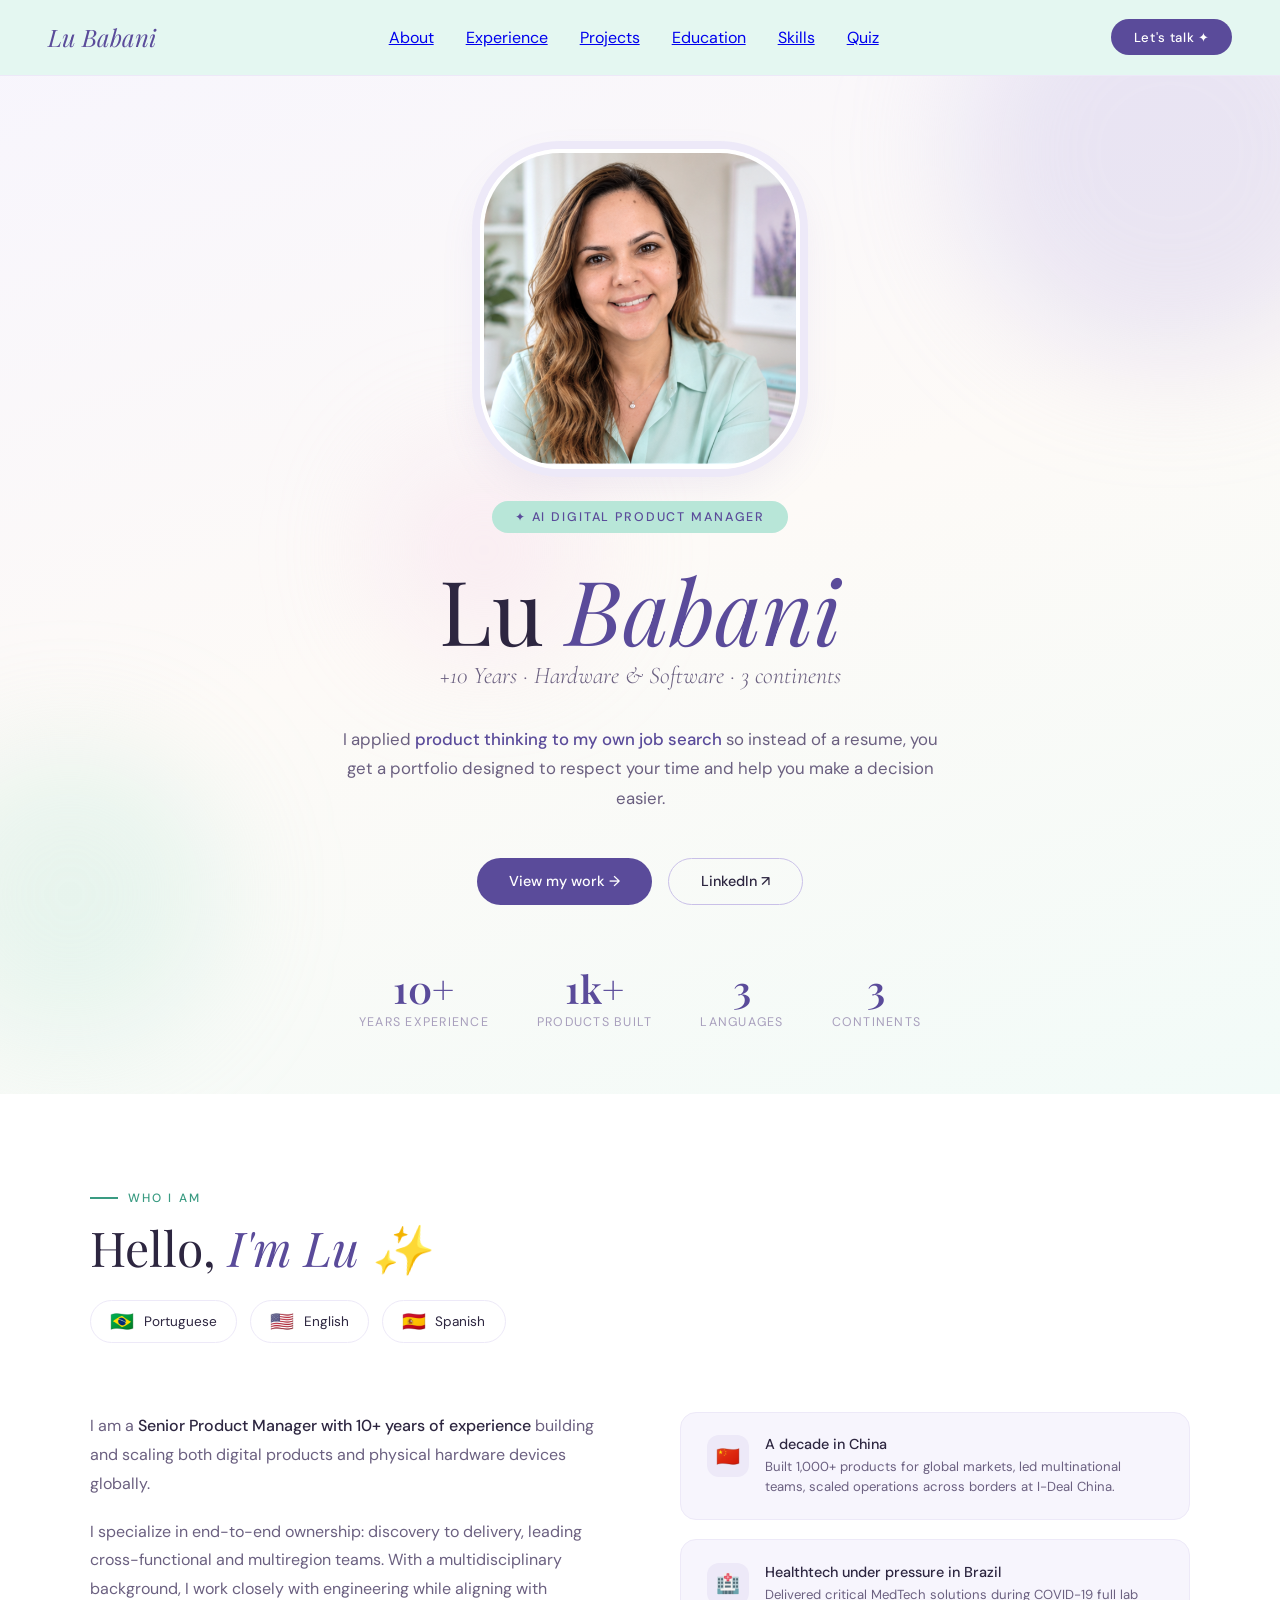
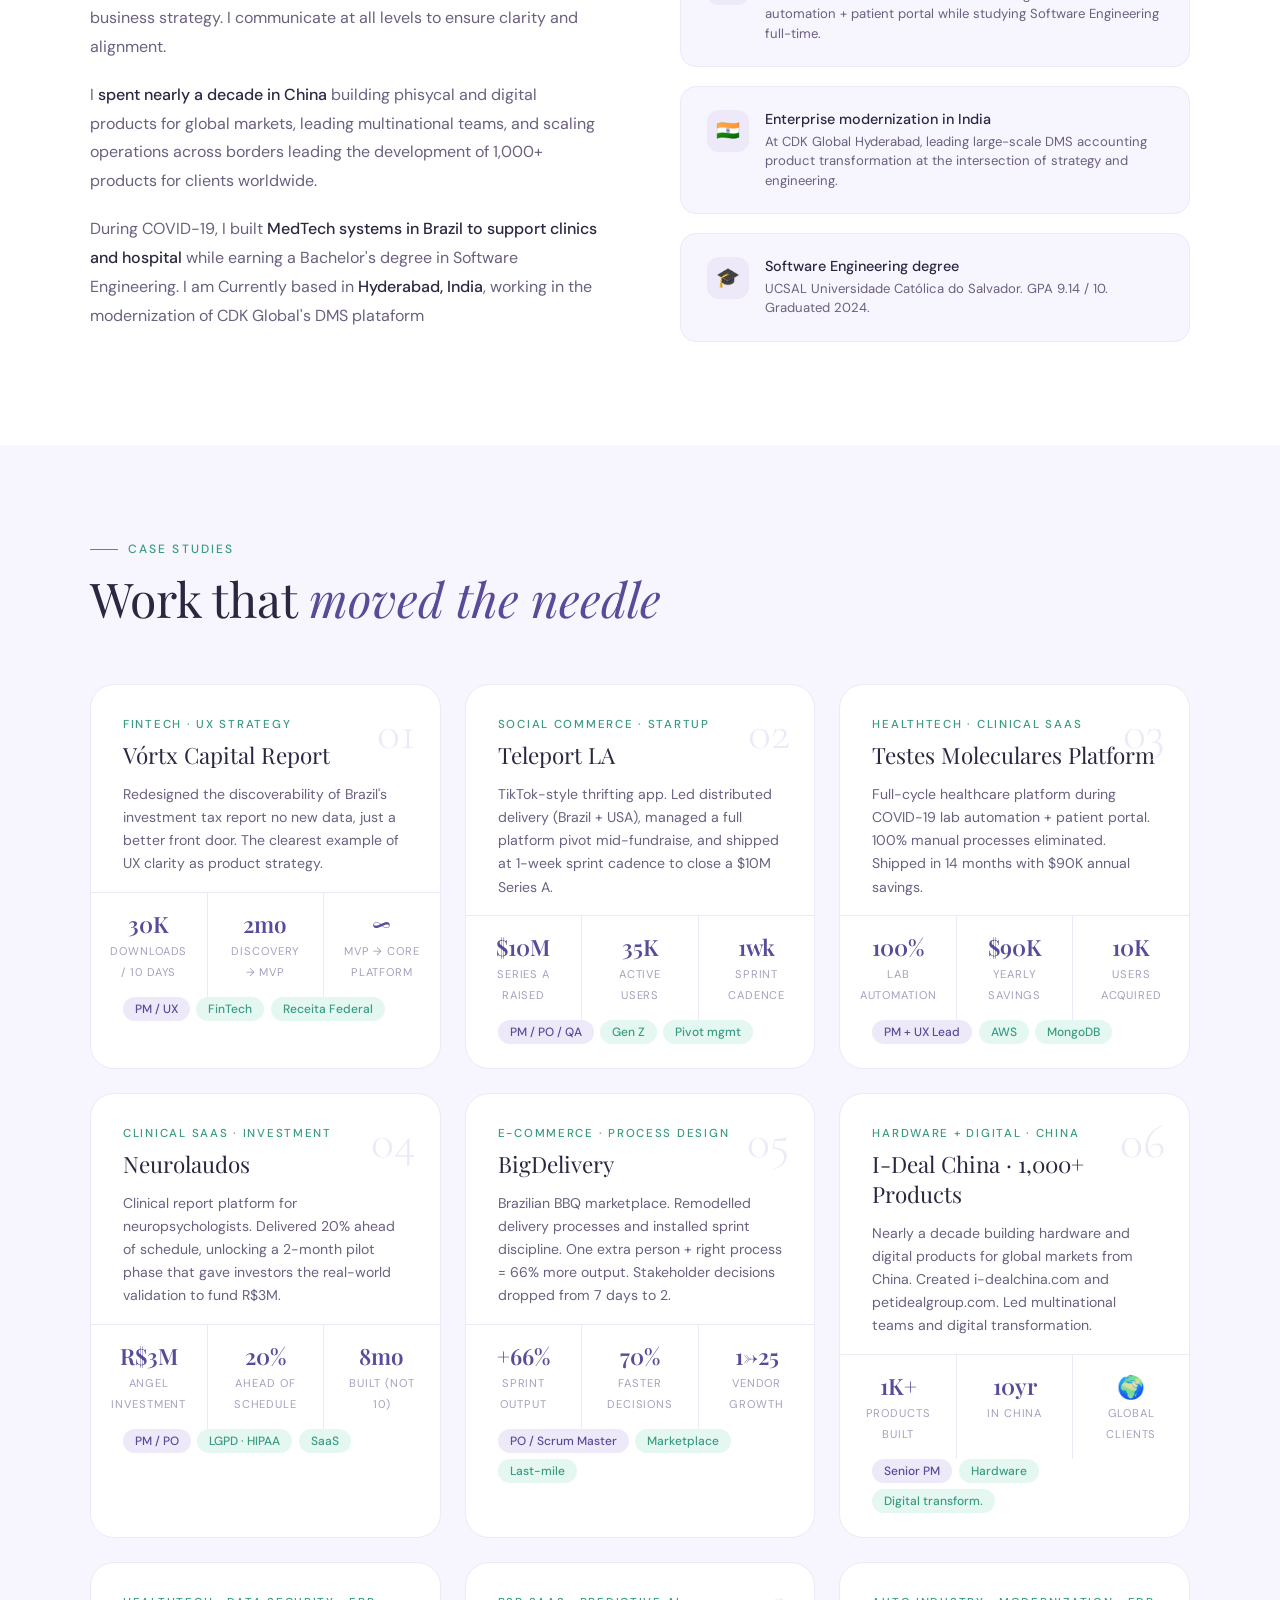
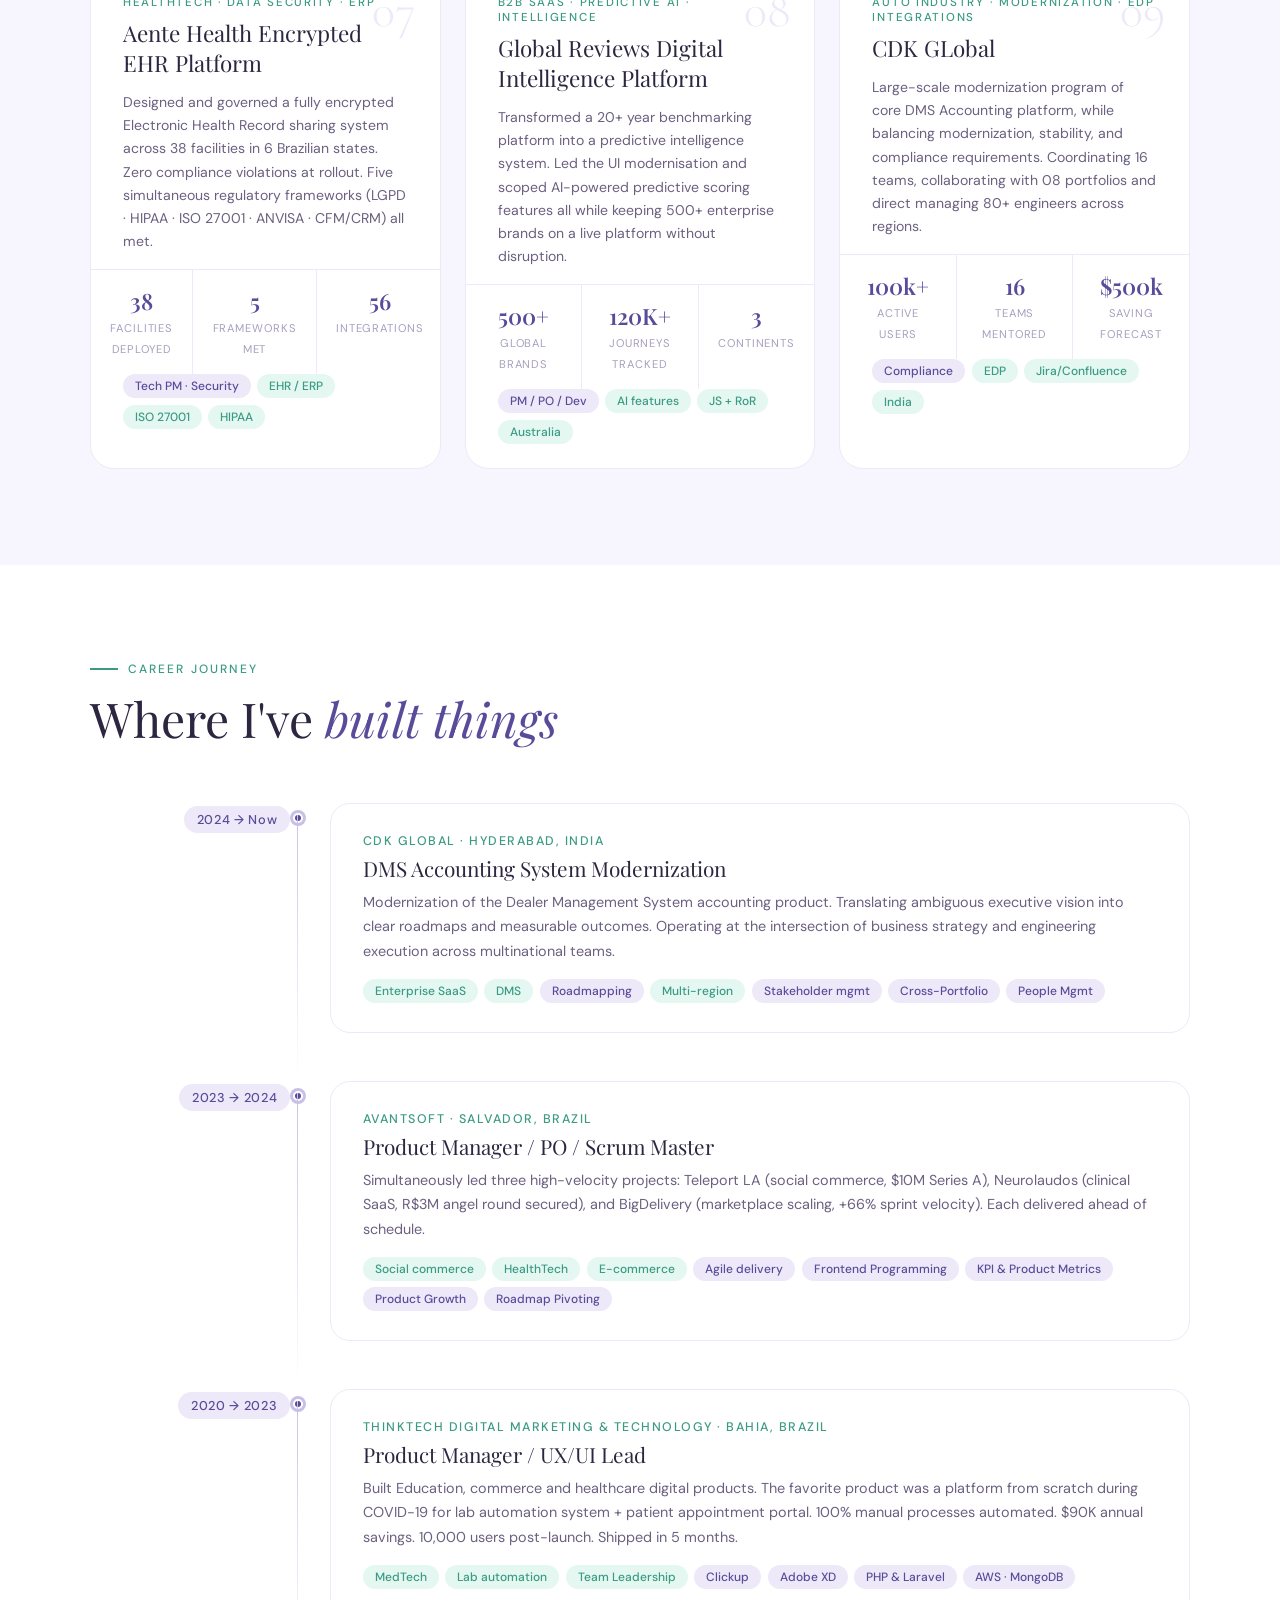
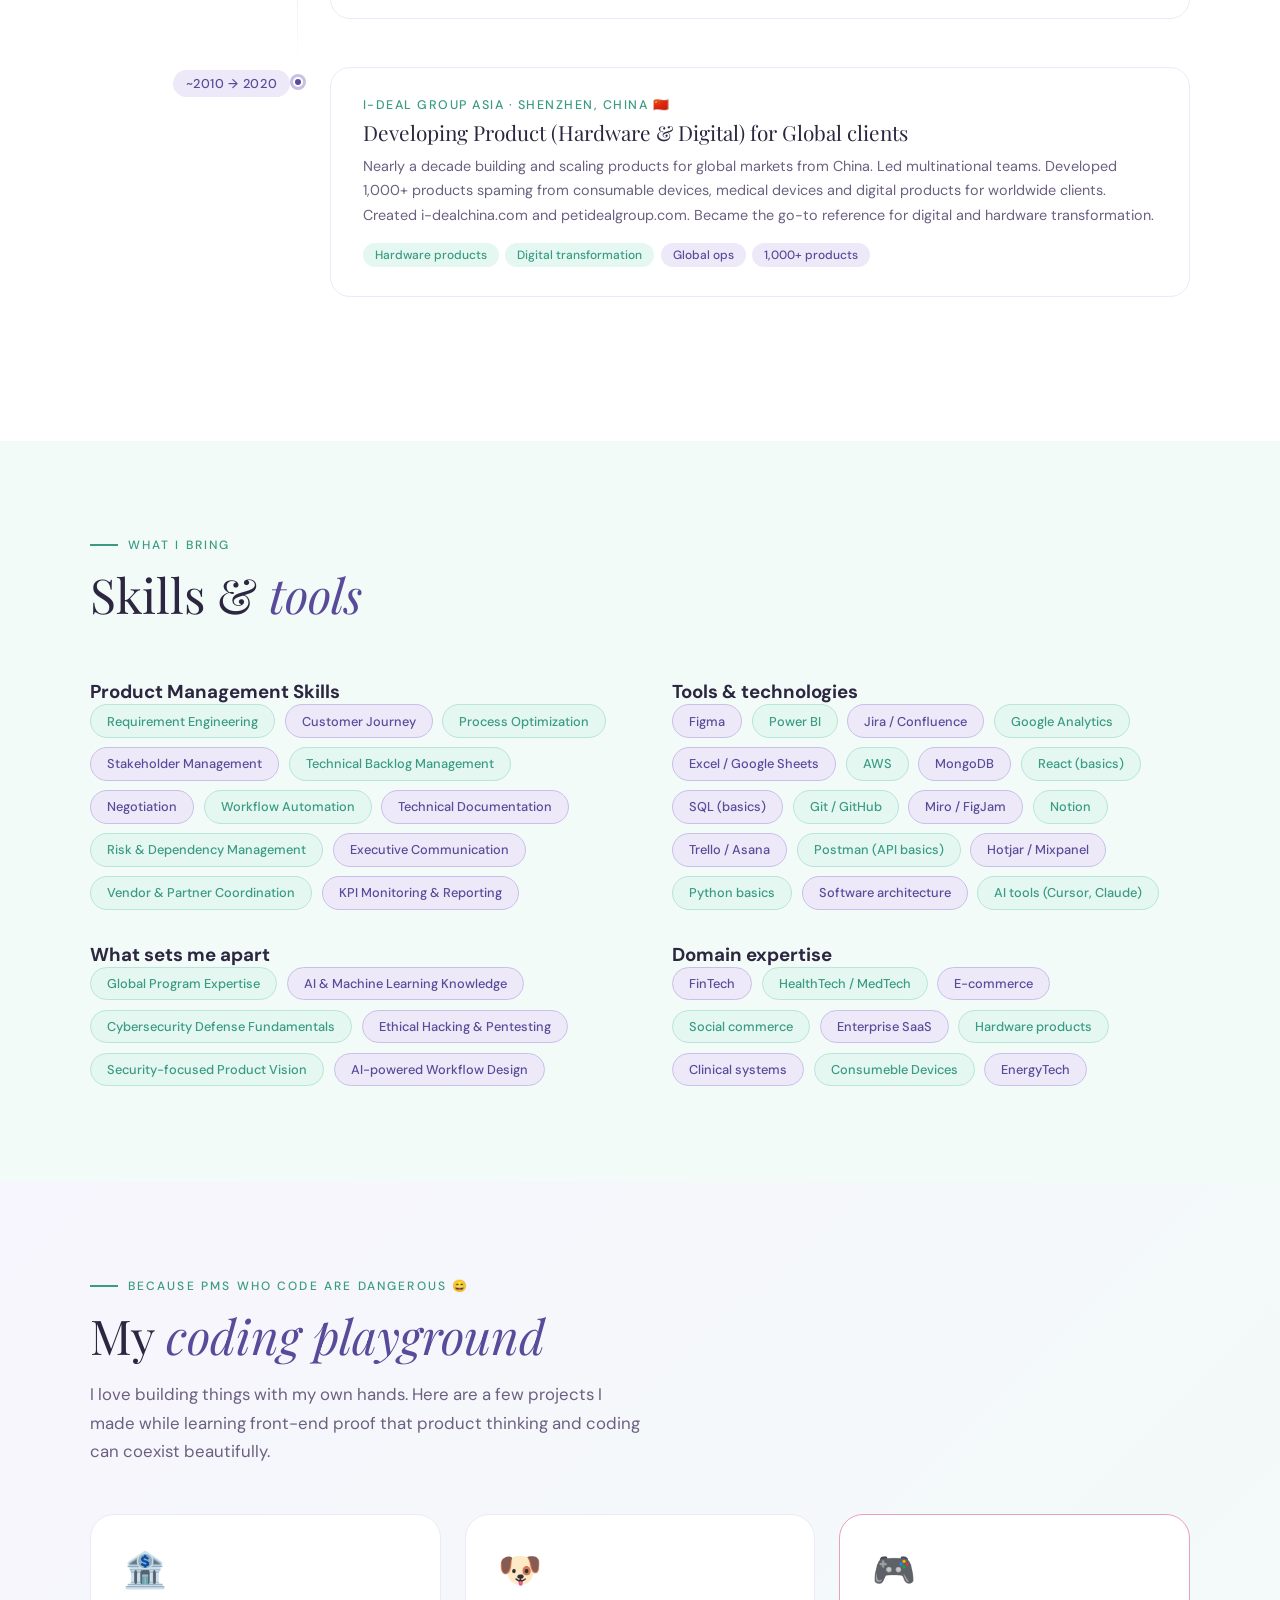
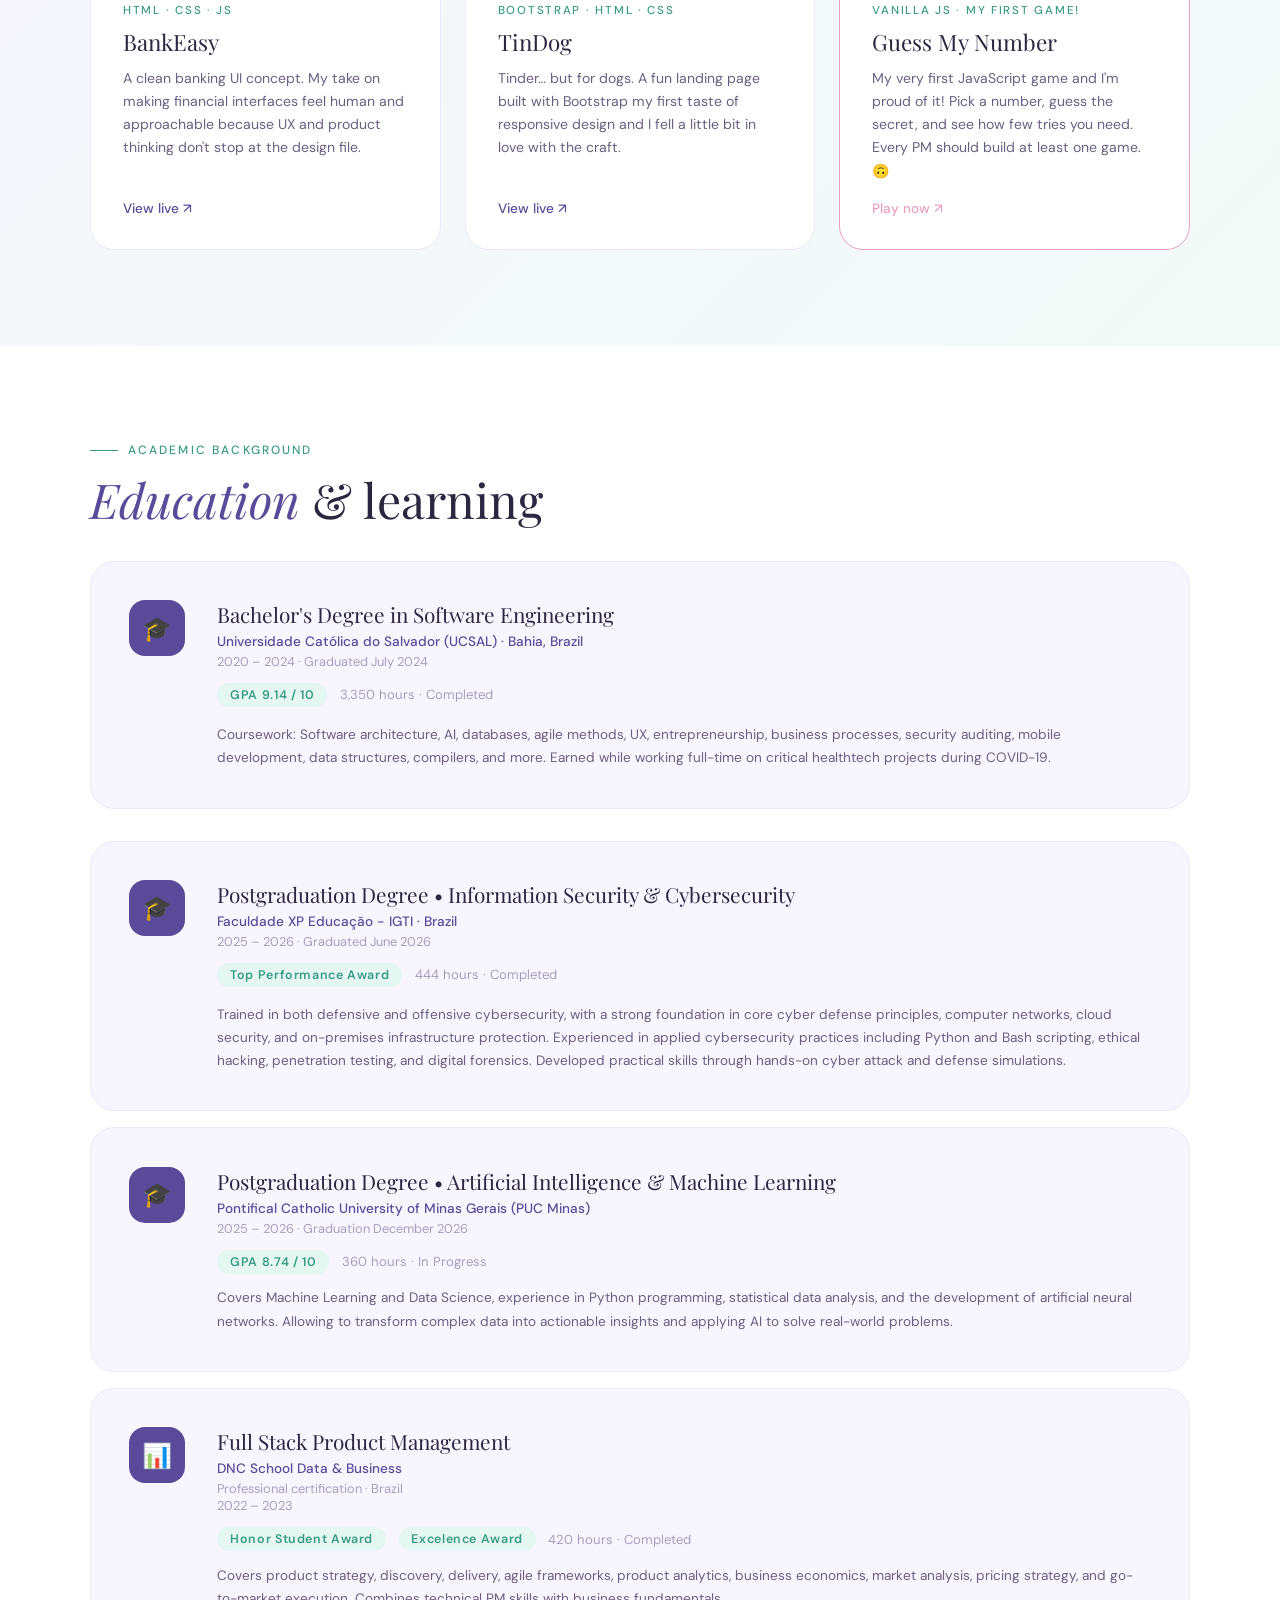
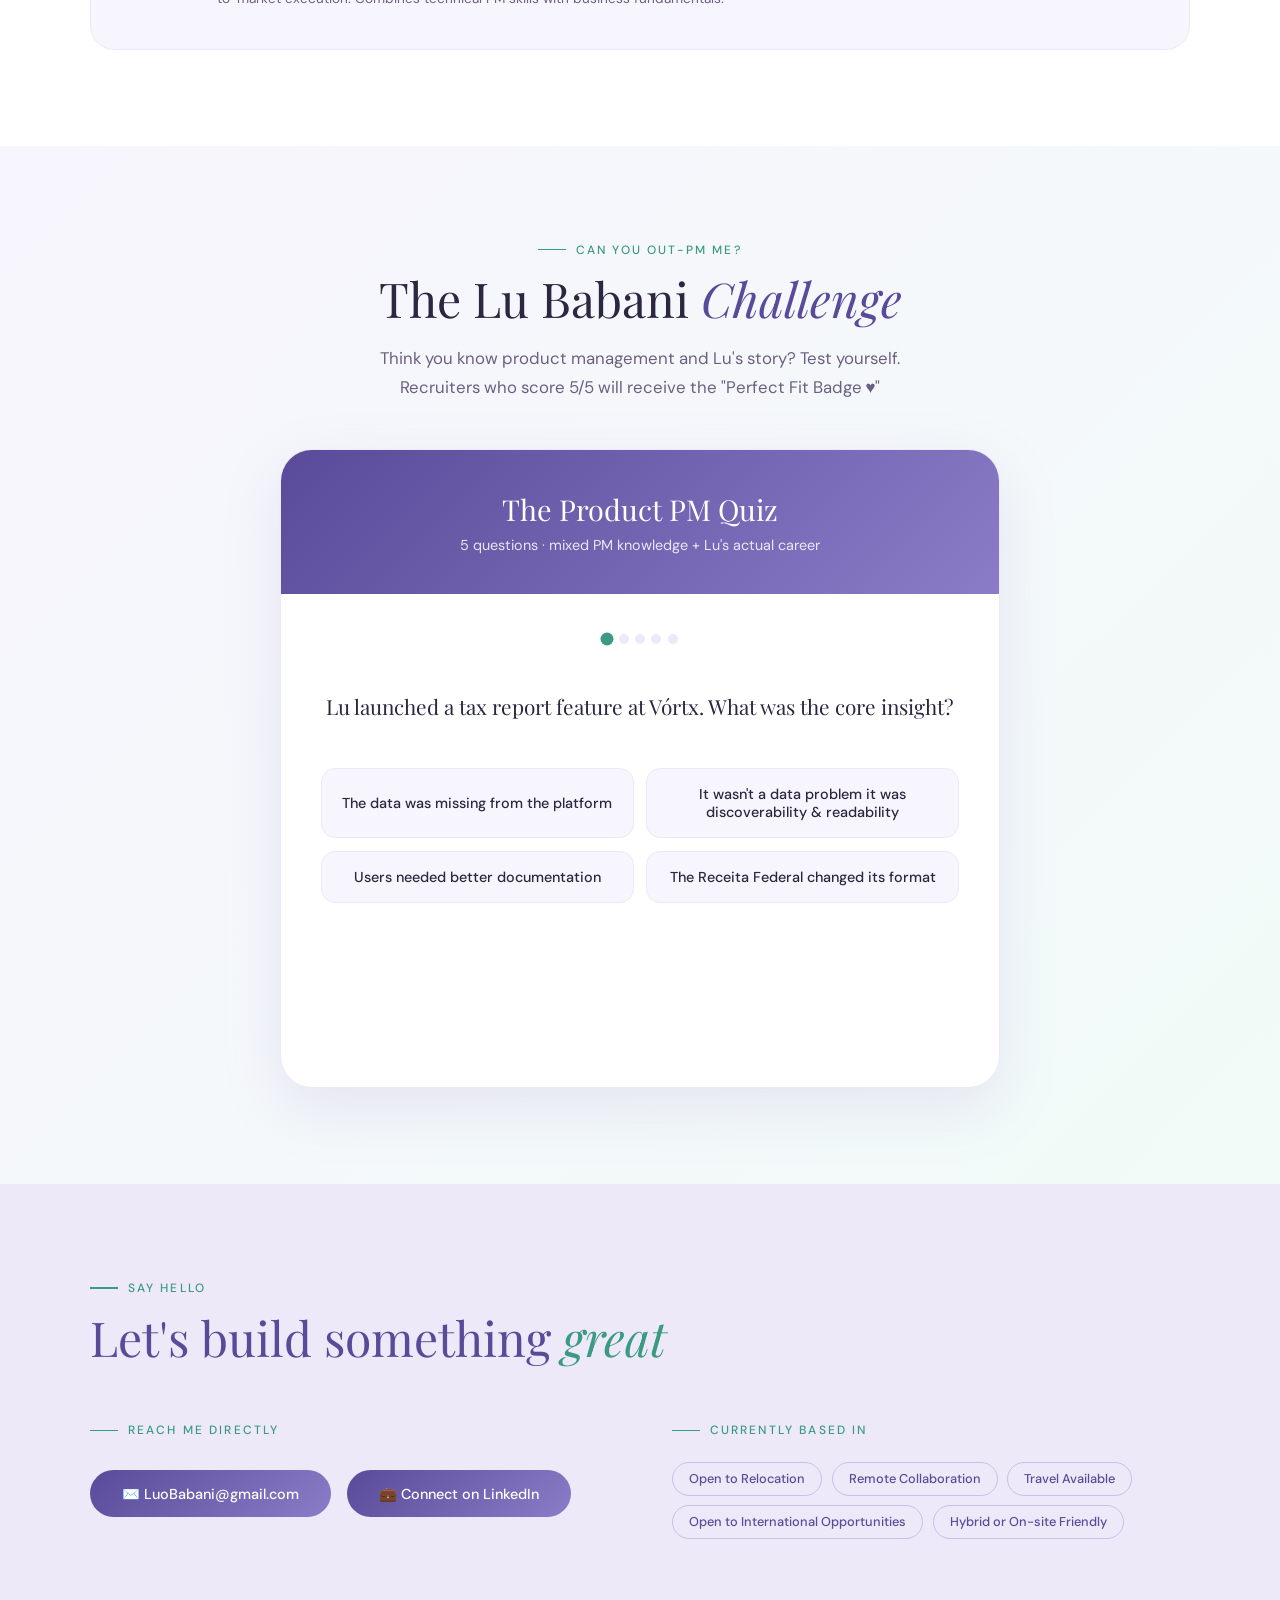
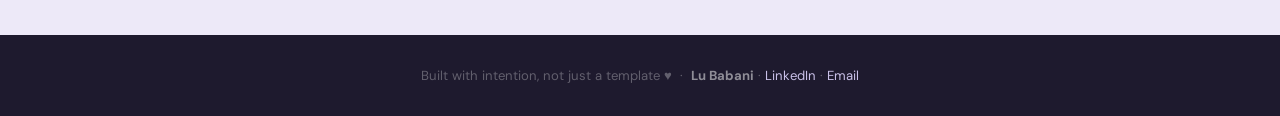
<file: index.html>
<!DOCTYPE html>
<html lang="en">
<head>
<meta charset="UTF-8">
<meta name="viewport" content="width=device-width, initial-scale=1.0">
<title>Lu Babani ✦ Tech Product Manager</title>f
<link rel="preconnect" href="https://fonts.googleapis.com">
<link href="https://fonts.googleapis.com/css2?family=Playfair+Display:ital,wght@0,400;0,600;1,400&family=DM+Sans:wght@300;400;500&family=Cormorant+Garamond:ital,wght@0,300;1,300&display=swap" rel="stylesheet">
<style>
:root {
  --lavender: #C9C0E8;
  --lavender-light: #EDE9F8;
  --lavender-pale: #F7F5FD;
  --lavender-deep: #8B7CC8;
  --lavender-dark: #5A4B9A;
  --mint: #B8E6D8;
  --mint-light: #E4F7F1;
  --mint-pale: #F2FBF8;
  --mint-deep: #6DCAB0;
  --mint-dark: #3A9B82;
  --blush: #F5D8E8;
  --blush-deep: #E8A0C0;
  --cream: #FDFAF7;
  --text-dark: #2D2640;
  --text-mid: #6B6080;
  --text-light: #A89FBD;
  --white: #FFFFFF;
  --shadow: rgba(140,120,200,0.12);
}

* { margin: 0; padding: 0; box-sizing: border-box; }

html { scroll-behavior: smooth; }

body {
  font-family: 'DM Sans', sans-serif;
  background: var(--cream);
  color: var(--text-dark);
  overflow-x: hidden;
}

/* ── NAV ── */
nav {
  position: fixed; top: 0; left: 0; right: 0; z-index: 100;
  padding: 1.2rem 3rem;
  display: flex; justify-content: space-between; align-items: center;
  background:  var(--mint-light);
  backdrop-filter: blur(12px);
  border-bottom: 1px solid var(--lavender-light);
  transition: all 0.3s;
}
.nav-logo {
  font-family: 'Playfair Display', serif;
  color: var(--lavender-dark);
  font-size: 1.5rem; color: var();
  font-style: italic;
}
.nav-links { display: flex; gap: 2rem; list-style: none; }
.-links a {
  font-size: 0.85rem; letter-spacing: 0.08em; color: var(--text-mid);
  text-decoration: none; text-transform: uppercase; font-weight: 500;
  transition: color 0.2s;
}
.nav-links a:hover { color: var(); }
.nav-cta {
  background: var(--lavender-dark); color: white;
  padding: 0.6rem 1.4rem; border-radius: 100px;
  font-size: 0.82rem; font-weight: 500; letter-spacing: 0.05em;
  text-decoration: none; transition: all 0.2s;
  border: none; cursor: pointer;
}
.nav-cta:hover { background: var(--lavender-deep); transform: translateY(-1px); }

/* ── HERO ── */
#hero {
  min-height: 100vh;
  display: flex; align-items: center; justify-content: center;
  flex-direction: column;
  text-align: center;
  padding: 8rem 2rem 4rem;
  background: linear-gradient(160deg, var(--lavender-pale) 0%, var(--cream) 50%, var(--mint-pale) 100%);
  position: relative; overflow: hidden;
}

.hero-blob {
  position: absolute; border-radius: 50%;
  filter: blur(60px); pointer-events: none; animation: float 8s ease-in-out infinite;
}
.blob1 { width: 420px; height: 420px; background: rgba(201,192,232,0.35); top: -80px; right: -100px; animation-delay: 0s; }
.blob2 { width: 300px; height: 300px; background: rgba(184,230,216,0.3); bottom: 50px; left: -80px; animation-delay: 3s; }
.blob3 { width: 200px; height: 200px; background: rgba(245,216,232,0.4); top: 40%; left: 30%; animation-delay: 1.5s; }

@keyframes float {
  0%, 100% { transform: translateY(0) scale(1); }
  50% { transform: translateY(-30px) scale(1.04); }
}

.hero-tag {
  display: inline-block;
  background: var(--mint);
  color: var(--lavender-dark);
  font-size: 0.78rem; letter-spacing: 0.15em; text-transform: uppercase; font-weight: 500;
  padding: 0.5rem 1.4rem; border-radius: 100px;
  margin-bottom: 1.8rem;
  animation: fadeUp 0.6s ease both;
}
.hero-name {
  font-family: 'Playfair Display', serif;
  font-size: clamp(3rem, 7vw, 6rem);
  font-weight: 400; line-height: 1.05;
  color: var(--text-dark); margin-bottom: 0.3rem;
  animation: fadeUp 0.7s 0.1s ease both;
}
.hero-name em { font-style: italic; color: var(--lavender-dark); }
.hero-role {
  font-family: 'Cormorant Garamond', serif;
  font-size: clamp(1.1rem, 2vw, 1.5rem);
  font-weight: 300; font-style: italic;
  color: var(--text-mid); margin-bottom: 2.2rem;
  animation: fadeUp 0.7s 0.2s ease both;
}
.hero-desc {
  max-width: 600px; font-size: 1.05rem; line-height: 1.75;
  color: var(--text-mid); margin-bottom: 2.8rem;
  animation: fadeUp 0.7s 0.3s ease both;
}
.hero-desc strong { color: var(--lavender-dark); font-weight: 500; }

.hero-actions {
  display: flex; gap: 1rem; justify-content: center; flex-wrap: wrap;
  animation: fadeUp 0.7s 0.4s ease both;
}
.btn-primary {
  background: var(--lavender-dark); color: white;
  padding: 0.85rem 2rem; border-radius: 100px;
  font-size: 0.9rem; font-weight: 500; text-decoration: none;
  transition: all 0.2s; display: inline-flex; align-items: center; gap: 0.5rem;
}
.btn-primary:hover { background: var(--lavender-deep); transform: translateY(-2px); box-shadow: 0 8px 24px rgba(90,75,154,0.25); }
.btn-secondary {
  background: transparent; color: var(--text-dark);
  padding: 0.85rem 2rem; border-radius: 100px;
  font-size: 0.9rem; font-weight: 500; text-decoration: none;
  border: 1.5px solid var(--lavender);
  transition: all 0.2s; display: inline-flex; align-items: center; gap: 0.5rem;
}
.btn-secondary:hover { border-color: var(--lavender-dark); color: var(--lavender-dark); transform: translateY(-2px); }

.hero-stats {
  display: flex; gap: 3rem; justify-content: center; flex-wrap: wrap;
  margin-top: 4rem; animation: fadeUp 0.7s 0.5s ease both;
}
.stat-item { text-align: center; }
.stat-num {
  font-family: 'Playfair Display', serif; font-size: 2.4rem; font-weight: 600;
  color: var(--lavender-dark); display: block; line-height: 1;
}
.stat-label { font-size: 0.78rem; text-transform: uppercase; letter-spacing: 0.1em; color: var(--text-light); margin-top: 0.4rem; }

.hero-photo {
  width: 320px; height: 320px; border-radius: 25%;
  object-fit: cover; object-position: center top;
  border: 4px solid white;
  box-shadow: 0 0 0 8px var(--lavender-light), 0 16px 40px var(--shadow);
  margin-bottom: 2rem;
  animation: fadeUp 0.6s ease both;
}

@keyframes fadeUp {
  from { opacity: 0; transform: translateY(24px); }
  to { opacity: 1; transform: translateY(0); }
}

/* ── SECTIONS ── */
section { padding: 6rem 2rem; }
.section-inner { max-width: 1100px; margin: 0 auto; }

.section-label {
  font-size: 0.75rem; text-transform: uppercase; letter-spacing: 0.18em;
  color: var(--mint-dark); font-weight: 500; margin-bottom: 0.8rem;
  display: flex; align-items: center; gap: 0.6rem;
}
.section-label::before { content: ''; display: block; width: 28px; height: 1.5px; background: var(--mint-dark); }

.section-title {
  font-family: 'Playfair Display', serif; font-size: clamp(2rem, 4vw, 3rem);
  font-weight: 400; line-height: 1.2; margin-bottom: 1rem; color: var(--text-dark);
}
.section-title em { font-style: italic; color: var(--lavender-dark); }
.section-sub { font-size: 1.05rem; color: var(--text-mid); line-height: 1.7; max-width: 560px; }

/* ── ABOUT ── */
#about { background: var(--white); }
.about-grid {
  display: grid; grid-template-columns: 1fr 1fr; gap: 5rem; align-items: start;
  margin-top: 3.5rem;
}
@media(max-width:768px){ .about-grid { grid-template-columns: 1fr; gap: 2.5rem; } }
.about-text p { font-size: 1rem; line-height: 1.8; color: var(--text-mid); margin-bottom: 1.2rem; }
.about-text p strong { color: var(--text-dark); font-weight: 500; }
.about-highlights { display: flex; flex-direction: column; gap: 1.2rem; }
.highlight-card {
  background: var(--lavender-pale); border: 1px solid var(--lavender-light);
  border-radius: 16px; padding: 1.4rem 1.6rem;
  display: flex; gap: 1rem; align-items: flex-start;
  transition: all 0.25s;
}
.highlight-card:hover { border-color: var(--lavender); transform: translateX(4px); }
.highlight-icon {
  width: 42px; height: 42px; border-radius: 12px; flex-shrink: 0;
  background: var(--lavender-light); display: flex; align-items: center; justify-content: center;
  font-size: 1.2rem;
}
.highlight-card h4 { font-size: 0.9rem; font-weight: 500; color: var(--text-dark); margin-bottom: 0.25rem; }
.highlight-card p { font-size: 0.82rem; color: var(--text-mid); line-height: 1.5; }

/* ── EXPERIENCE TIMELINE ── */
#experience { background: var(--white); }
.timeline { margin-top: 3.5rem; display: flex; flex-direction: column; gap: 0; }
.timeline-item {
  display: grid; grid-template-columns: 200px 1fr;
  gap: 2.5rem; position: relative; padding-bottom: 3rem;
}
.timeline-item::after {
  content: ''; position: absolute;
  left: 207px; top: 12px; bottom: 0; width: 1px;
  background: linear-gradient(to bottom, var(--lavender), transparent);
}
.timeline-item:last-child::after { display: none; }
@media(max-width:768px){ .timeline-item { grid-template-columns: 1fr; } .timeline-item::after { display: none; } }
.timeline-date {
  text-align: right; padding-top: 0.2rem;
}
.timeline-date span {
  font-size: 0.8rem; color: var(--lavender-dark); font-weight: 500;
  letter-spacing: 0.05em; background: var(--lavender-light); padding: 0.3rem 0.8rem; border-radius: 100px;
  display: inline-block;
}
.timeline-dot {
  position: absolute; left: 203px; top: 10px;
  width: 10px; height: 10px; border-radius: 50%;
  background: var(--lavender-dark); border: 2px solid white;
  box-shadow: 0 0 0 3px var(--lavender);
}
@media(max-width:768px){ .timeline-dot { display: none; } }
.timeline-content {
  background: white; border-radius: 20px;
  padding: 1.8rem 2rem; border: 1px solid var(--lavender-light);
  transition: all 0.25s;
}
.timeline-content:hover { box-shadow: 0 8px 30px var(--shadow); transform: translateY(-2px); }
.timeline-company {
  font-size: 0.78rem; text-transform: uppercase; letter-spacing: 0.12em;
  color: var(--mint-dark); font-weight: 500; margin-bottom: 0.3rem;
}
.timeline-role {
  font-family: 'Playfair Display', serif; font-size: 1.3rem;
  font-weight: 400; color: var(--text-dark); margin-bottom: 0.5rem;
}
.timeline-desc { font-size: 0.9rem; color: var(--text-mid); line-height: 1.7; margin-bottom: 1rem; }
.timeline-tags { display: flex; flex-wrap: wrap; gap: 0.4rem; }
.tag {
  font-size: 0.75rem; padding: 0.25rem 0.75rem; border-radius: 100px;
  background: var(--mint-light); color: var(--mint-dark); font-weight: 500;
}
.tag.lav { background: var(--lavender-light); color: var(--lavender-dark); }

/* ── PROJECTS ── */
#projects { background: var(--lavender-pale); }
.projects-grid {
  display: grid; grid-template-columns: repeat(auto-fit, minmax(300px, 1fr));
  gap: 1.5rem; margin-top: 3.5rem;
}
.project-card {
  border-radius: 24px; overflow: hidden;
  border: 1px solid var(--lavender-light); background: white;
  transition: all 0.3s; cursor: pointer; position: relative;
}
.project-card:hover { box-shadow: 0 16px 40px var(--shadow); transform: translateY(-4px); }
.project-header {
  padding: 2rem 2rem 1rem; position: relative;
}
.project-emoji { font-size: 2rem; margin-bottom: 0.8rem; display: block; }
.project-num {
  position: absolute; top: 1.5rem; right: 1.5rem;
  font-family: 'Cormorant Garamond', serif; font-size: 3rem; font-weight: 300;
  color: var(--lavender-light); line-height: 1;
}
.project-cat {
  font-size: 0.72rem; text-transform: uppercase; letter-spacing: 0.15em;
  color: var(--mint-dark); font-weight: 500; margin-bottom: 0.5rem;
}
.project-title {
  font-family: 'Playfair Display', serif; font-size: 1.4rem;
  font-weight: 400; margin-bottom: 0.8rem;
}
.project-desc { font-size: 0.88rem; color: var(--text-mid); line-height: 1.65; }
.project-metrics {
  display: flex; gap: 0; border-top: 1px solid var(--lavender-light);
}
.metric-box {
  flex: 1; padding: 1rem 1.2rem; text-align: center;
  border-right: 1px solid var(--lavender-light);
}
.metric-box:last-child { border-right: none; }
.metric-val {
  font-family: 'Playfair Display', serif; font-size: 1.4rem; font-weight: 600;
  color: var(--lavender-dark); display: block;
}
.metric-lbl { font-size: 0.7rem; color: var(--text-light); text-transform: uppercase; letter-spacing: 0.08em; }
.project-body { padding: 0 2rem 1.5rem; }

/* ── SKILLS ── */
#skills { background: var(--mint-pale); }
.skills-layout { display: grid; grid-template-columns: 1fr 1fr; gap: 4rem; margin-top: 3.5rem; }
@media(max-width:768px){ .skills-layout { grid-template-columns: 1fr; } }
.skills-col h3 {
  font-family: 'Playfair Display', serif; font-size: 1.2rem;
  font-weight: 400; margin-bottom: 1.5rem; color: var(--text-dark);
  border-bottom: 1px solid var(--mint); padding-bottom: 0.8rem;
}
.skill-bar { margin-bottom: 1.2rem; }
.skill-bar-header { display: flex; justify-content: space-between; margin-bottom: 0.4rem; }
.skill-name { font-size: 0.88rem; font-weight: 500; color: var(--text-dark); }
.skill-pct { font-size: 0.8rem; color: var(--text-light); }
.skill-track { height: 6px; background: var(--lavender-light); border-radius: 100px; overflow: hidden; }
.skill-fill {
  height: 100%; border-radius: 100px;
  background: linear-gradient(90deg, var(--lavender-deep), var(--mint-deep));
  transform: scaleX(0); transform-origin: left;
  transition: transform 1.2s cubic-bezier(0.16,1,0.3,1);
}
.skill-fill.animate { transform: scaleX(1); }
.skill-pills { display: flex; flex-wrap: wrap; gap: 0.6rem; }
.skill-pill {
  padding: 0.45rem 1rem; border-radius: 100px; font-size: 0.8rem; font-weight: 500;
  background: var(--lavender-light); color: var(--lavender-dark); border: 1px solid var(--lavender);
  transition: all 0.2s;
}
.skill-pill:hover { background: var(--lavender-dark); color: white; }
.skill-pill.mint { background: var(--mint-light); color: var(--mint-dark); border-color: var(--mint); }
.skill-pill.mint:hover { background: var(--mint-dark); color: white; }

/* ── LANGUAGE ── */
.lang-chips { display: flex; gap: 0.8rem; flex-wrap: wrap; margin-top: 1.5rem; }
.lang-chip {
  display: flex; align-items: center; gap: 0.6rem;
  background: white; border: 1px solid var(--lavender-light); border-radius: 100px;
  padding: 0.5rem 1.2rem; font-size: 0.85rem;
}
.lang-flag { font-size: 1.2rem; }
.lang-lv { font-size: 0.7rem; color: var(--text-light); margin-left: 0.3rem; }

/* ── EDUCATION ── */
#education { background: white; }
.edu-card {
  background: var(--lavender-pale); border: 1px solid var(--lavender-light);
  border-radius: 24px; padding: 2.4rem; display: flex; gap: 2rem; align-items: flex-start;
  margin-top: 2rem; transition: all 0.25s;
}
.edu-card:hover { box-shadow: 0 8px 30px var(--shadow); }
.edu-icon {
  width: 56px; height: 56px; flex-shrink: 0; border-radius: 16px;
  background: var(--lavender-dark); display: flex; align-items: center; justify-content: center;
  font-size: 1.5rem;
}
.edu-info h3 { font-family: 'Playfair Display', serif; font-size: 1.3rem; font-weight: 400; margin-bottom: 0.3rem; }
.edu-info .school { font-size: 0.85rem; color: var(--lavender-dark); font-weight: 500; margin-bottom: 0.2rem; }
.edu-info .period { font-size: 0.8rem; color: var(--text-light); }
.edu-gpa { margin-top: 0.8rem; display: flex; align-items: center; gap: 0.8rem; }
.gpa-badge {
  background: var(--mint-light); color: var(--mint-dark); border-radius: 100px;
  font-size: 0.78rem; font-weight: 600; padding: 0.25rem 0.8rem; letter-spacing: 0.05em;
}

/* ── GAME SECTION ── */
#game { background: linear-gradient(135deg, var(--lavender-pale), var(--mint-pale)); }
.game-wrapper {
  max-width: 720px; margin: 3rem auto 0;
  background: white; border-radius: 32px; overflow: hidden;
  border: 1px solid var(--lavender-light);
  box-shadow: 0 20px 60px rgba(140,120,200,0.15);
}
.game-top {
  background: linear-gradient(135deg, var(--lavender-dark), var(--lavender-deep));
  padding: 2.5rem; color: white; text-align: center;
}
.game-top h2 { font-family: 'Playfair Display', serif; font-size: 1.8rem; font-weight: 400; margin-bottom: 0.5rem; }
.game-top p { font-size: 0.9rem; opacity: 0.85; }
.game-body { padding: 2.5rem; }
.game-progress {
  display: flex; gap: 0.4rem; margin-bottom: 2rem; justify-content: center;
}
.progress-dot {
  width: 10px; height: 10px; border-radius: 50%;
  background: var(--lavender-light); transition: all 0.3s;
}
.progress-dot.done { background: var(--lavender-dark); }
.progress-dot.current { background: var(--mint-dark); transform: scale(1.3); }
.game-question {
  font-family: 'Playfair Display', serif; font-size: 1.3rem; text-align: center;
  margin-bottom: 2rem; color: var(--text-dark); min-height: 60px;
  display: flex; align-items: center; justify-content: center;
}
.game-options { display: grid; grid-template-columns: 1fr 1fr; gap: 0.8rem; margin-bottom: 1.5rem; }
.game-option {
  padding: 1rem 1.2rem; border-radius: 14px; border: 1.5px solid var(--lavender-light);
  background: var(--lavender-pale); cursor: pointer; text-align: center;
  font-size: 0.9rem; font-weight: 500; color: var(--text-dark);
  transition: all 0.2s; font-family: 'DM Sans', sans-serif;
}
.game-option:hover { border-color: var(--lavender-dark); background: var(--lavender-light); transform: translateY(-2px); }
.game-option.correct { border-color: var(--mint-dark); background: var(--mint-light); color: var(--mint-dark); }
.game-option.wrong { border-color: #E8A0A0; background: #FEF0F0; color: #C05050; }
.game-feedback {
  text-align: center; font-size: 0.9rem; color: var(--text-mid);
  min-height: 40px; display: flex; align-items: center; justify-content: center;
  line-height: 1.5; font-style: italic;
}
.game-score-display {
  text-align: center; padding: 1.5rem;
  border-top: 1px solid var(--lavender-light); margin-top: 1rem;
}
.game-score { font-family: 'Playfair Display', serif; font-size: 3rem; color: var(--lavender-dark); }
.score-msg { font-size: 0.95rem; color: var(--text-mid); margin-top: 0.5rem; line-height: 1.6; }
.btn-restart {
  margin-top: 1.2rem; background: var(--lavender-dark); color: white;
  border: none; padding: 0.8rem 2rem; border-radius: 100px;
  font-size: 0.9rem; font-weight: 500; cursor: pointer;
  transition: all 0.2s; font-family: 'DM Sans', sans-serif;
}
.btn-restart:hover { background: var(--lavender-deep); transform: translateY(-2px); }

/* ── CONTACT ── */
#contact { background: var(--lavender-light); color: white; }
#contact .section-label { color: var(--mint-dark); }
#contact .section-label::before { color: var(--mint-dark); }
#contact .section-title { color: var(--lavender-dark); }
#contact .section-title em { color: var(--mint-dark); }
.contact-grid {
  display: grid; grid-template-columns: 1fr 1fr; gap: 4rem;
  margin-top: 3.5rem;
}
@media(max-width:768px){ .contact-grid { grid-template-columns: 1fr; } }
.contact-info p { color: rgba(255,255,255,0.65); font-size: 1rem; line-height: 1.75; margin-bottom: 2rem; }
.contact-links { display: flex; flex-direction: column; gap: 1rem; }
.contact-link {
  display: flex; align-items: center; gap: 1rem;
  color: rgba(255,255,255,0.75); text-decoration: none; font-size: 0.9rem;
  padding: 0.8rem 1.2rem; border-radius: 12px;
  border: 1px solid rgba(255,255,255,0.1); transition: all 0.2s;
}
.contact-link:hover { background: rgba(255,255,255,0.06); color: white; border-color: var(--lavender); }
.contact-link-icon {
  width: 36px; height: 36px; border-radius: 10px;
  background: rgba(201,192,232,0.15); display: flex; align-items: center; justify-content: center;
  font-size: 1.1rem; flex-shrink: 0;
}

/* ── FOOTER ── */
footer {
  background: #1E1A2E; padding: 2rem; text-align: center;
  font-size: 0.82rem; color: rgba(255,255,255,0.3);
}
footer a { color: var(--lavender); text-decoration: none; }
footer a:hover { color: white; }

/* ── CODING CARDS ── */
.coding-card {
  background: white; border-radius: 24px; padding: 2rem;
  border: 1.5px solid var(--lavender-light); text-decoration: none;
  display: flex; flex-direction: column; gap: 0.6rem;
  transition: all 0.3s; cursor: pointer; position: relative; overflow: hidden;
}
.coding-card::before {
  content: ''; position: absolute; inset: 0;
  background: linear-gradient(135deg, var(--lavender-pale), var(--mint-pale));
  opacity: 0; transition: opacity 0.3s;
}
.coding-card:hover { box-shadow: 0 16px 40px var(--shadow); transform: translateY(-4px); border-color: var(--lavender); }
.coding-card:hover::before { opacity: 1; }
.coding-emoji { font-size: 2.2rem; position: relative; z-index: 1; }
.coding-label { font-size: 0.72rem; text-transform: uppercase; letter-spacing: 0.15em; color: var(--mint-dark); font-weight: 500; position: relative; z-index: 1; }
.coding-title { font-family: 'Playfair Display', serif; font-size: 1.4rem; font-weight: 400; color: var(--text-dark); position: relative; z-index: 1; }
.coding-desc { font-size: 0.88rem; color: var(--text-mid); line-height: 1.65; flex: 1; position: relative; z-index: 1; }
.coding-link { font-size: 0.85rem; font-weight: 500; color: var(--lavender-dark); margin-top: 0.5rem; position: relative; z-index: 1; }

/* ── GAME ANIMATIONS ── */
@keyframes bounceIn {
  0% { transform: scale(0) translateY(30px); opacity: 0; }
  60% { transform: scale(1.3) translateY(-10px); opacity: 1; }
  80% { transform: scale(0.9) translateY(5px); }
  100% { transform: scale(1) translateY(0); opacity: 1; }
}
@keyframes floatUp {
  0% { transform: translateY(0) rotate(0deg); opacity: 1; }
  100% { transform: translateY(-120px) rotate(20deg); opacity: 0; }
}
@keyframes firework {
  0% { transform: scale(0); opacity: 1; }
  50% { transform: scale(1.5); opacity: 0.8; }
  100% { transform: scale(2.5); opacity: 0; }
}
@keyframes celebrate {
  0%,100% { transform: rotate(-5deg) scale(1); }
  50% { transform: rotate(5deg) scale(1.1); }
}
.game-emoji-float {
  position: absolute; font-size: 2rem; pointer-events: none;
  animation: floatUp 1.2s ease-out forwards;
  z-index: 50;
}
.game-correct-anim {
  display: flex; flex-direction: column; align-items: center; gap: 0.4rem;
  animation: bounceIn 0.6s cubic-bezier(0.16,1,0.3,1) forwards;
  margin: 0.5rem auto;
}
.game-correct-face { font-size: 3rem; }
.game-well-done { font-size: 1rem; font-weight: 500; color: var(--mint-dark); font-family: 'Playfair Display', serif; }
.fireworks-canvas { position: absolute; inset: 0; pointer-events: none; overflow: hidden; border-radius: 32px; }
.firework-particle {
  position: absolute; width: 8px; height: 8px; border-radius: 50%;
  animation: firework 0.8s ease-out forwards;
}
.end-face { font-size: 5rem; display: block; text-align: center; animation: celebrate 0.8s ease-in-out infinite; }
.end-title { font-family: 'Playfair Display', serif; font-size: 1.6rem; font-weight: 400; text-align: center; margin: 0.5rem 0; color: var(--text-dark); }

/* ── REVEAL ── */
.reveal { opacity: 0; transform: translateY(30px); transition: all 0.7s cubic-bezier(0.16,1,0.3,1); }
.reveal.visible { opacity: 1; transform: translateY(0); }
.reveal-delay-1 { transition-delay: 0.1s; }
.reveal-delay-2 { transition-delay: 0.2s; }
.reveal-delay-3 { transition-delay: 0.3s; }

/* ── RESPONSIVE NAV ── */
@media(max-width:768px){
  nav { padding: 1rem 1.5rem; }
  .nav-links { display: none; }
  .hero-stats { gap: 1.5rem; }
}
</style>
</head>
<body>

<!-- NAV -->
<nav id="mainNav">
  <span class="nav-logo">Lu Babani</span>
  <ul class="nav-links">
    <li><a href="#about">About</a></li>
    <li><a href="#experience">Experience</a></li>
    <li><a href="#projects">Projects</a></li>
    <li><a href="#education">Education</a></li>
    <li><a href="#skills">Skills</a></li>
    <li><a href="#game">Quiz</a></li>
  </ul>
  <a href="#contact" class="nav-cta">Let's talk ✦</a>
</nav>

<!-- HERO -->
<section id="hero">
  <div class="hero-blob blob1"></div>
  <div class="hero-blob blob2"></div>
  <div class="hero-blob blob3"></div>

  <img src="data:image/svg+xml,%3Csvg xmlns='http://www.w3.org/2000/svg' viewBox='0 0 320 320'%3E%3Ccircle cx='80' cy='80' r='80' fill='%23EDE9F8'/%3E%3C/svg%3E" alt="Lu Babani" class="hero-photo" id="heroPhoto">
  <div class="hero-tag">✦ AI Digital Product Manager</div>
  <h1 class="hero-name">Lu <em>Babani</em></h1>
  <p class="hero-role"> +10 Years · Hardware & Software · 3 continents </p>
  <p class="hero-desc">
    I applied <strong>product thinking to my own job search</strong> so instead of a resume, you get a portfolio designed to respect your time and help you make a decision easier.
  </p>
  <div class="hero-actions">
    <a href="#projects" class="btn-primary">View my work →</a>
    <a href="https://www.linkedin.com/in/lubabani/" target="_blank" class="btn-secondary">LinkedIn ↗</a>
  </div>
  <div class="hero-stats">
    <div class="stat-item"><span class="stat-num">10+</span><div class="stat-label">Years Experience</div></div>
    <div class="stat-item"><span class="stat-num">1k+</span><div class="stat-label">Products Built</div></div>
    <div class="stat-item"><span class="stat-num">3</span><div class="stat-label">Languages</div></div>
    <div class="stat-item"><span class="stat-num">3</span><div class="stat-label">Continents</div></div>
  </div>
</section>

<!-- ABOUT -->
<section id="about">
  <div class="section-inner">
    <div class="section-label">Who I am</div>
    <h2 class="section-title">Hello, <em>I'm Lu ✨</em></h2>
        <div class="lang-chips" style="margin-top:1.5rem;">
          <div class="lang-chip"><span class="lang-flag">🇧🇷</span> Portuguese </div>
          <div class="lang-chip"><span class="lang-flag">🇺🇸</span> English </div>
          <div class="lang-chip"><span class="lang-flag">🇪🇸</span> Spanish </div
        </div>
    <div class="about-grid reveal">
      <div class="about-text">
        <p>I am a <strong>Senior Product Manager with 10+ years of experience</strong> building and scaling both digital products and physical hardware devices globally.</p>
        <p>I specialize in end-to-end ownership: discovery to delivery, leading cross-functional and multiregion teams. With a multidisciplinary background, I work closely with engineering while aligning with business strategy. I communicate at all levels to ensure clarity and alignment.</p>
        <p>I <strong>spent nearly a decade in China</strong> building phisycal and digital products for global markets, leading multinational teams, and scaling operations across borders leading the development of 1,000+ products for clients worldwide.</p>
        <p>During COVID-19, I built <strong>MedTech systems in Brazil to support clinics and hospital </strong> while earning a Bachelor's degree in Software Engineering. I am Currently based in <strong>Hyderabad, India</strong>, working in the modernization of CDK Global's DMS plataform</p>

      </div>
      <div class="about-highlights">
        <div class="highlight-card">
          <div class="highlight-icon">🇨🇳</div>
          <div>
            <h4>A decade in China</h4>
            <p>Built 1,000+ products for global markets, led multinational teams, scaled operations across borders at I-Deal China.</p>
          </div>
        </div>
        <div class="highlight-card">
          <div class="highlight-icon">🏥</div>
          <div>
            <h4>Healthtech under pressure in Brazil</h4>
            <p>Delivered critical MedTech solutions during COVID-19 full lab automation + patient portal while studying Software Engineering full-time.</p>
          </div>
        </div>
        <div class="highlight-card">
          <div class="highlight-icon">🇮🇳</div>
          <div>
            <h4>Enterprise modernization in India</h4>
            <p>At CDK Global Hyderabad, leading large-scale DMS accounting product transformation at the intersection of strategy and engineering.</p>
          </div>
        </div>
        <div class="highlight-card">
          <div class="highlight-icon">🎓</div>
          <div>
            <h4>Software Engineering degree</h4>
            <p>UCSAL Universidade Católica do Salvador. GPA 9.14 / 10. Graduated 2024.</p>
          </div>
        </div>
      </div>
    </div>
  </div>
</section>

<!-- My Fav Products ♥ -->
<section id="projects">
  <div class="section-inner">
    <div class="section-label reveal">Case studies</div>
    <h2 class="section-title reveal">Work that <em>moved the needle</em></h2>
    <div class="projects-grid">

      <div class="project-card reveal">
        <div class="project-header">
          <span class="project-num">01</span>
          <div class="project-cat">FinTech · UX Strategy</div>
          <div class="project-title">Vórtx Capital Report</div>
          <div class="project-desc">Redesigned the discoverability of Brazil's investment tax report no new data, just a better front door. The clearest example of UX clarity as product strategy.</div>
        </div>
        <div class="project-metrics">
          <div class="metric-box"><span class="metric-val">30K</span><span class="metric-lbl">Downloads / 10 days</span></div>
          <div class="metric-box"><span class="metric-val">2mo</span><span class="metric-lbl">Discovery → MVP</span></div>
          <div class="metric-box"><span class="metric-val">∞</span><span class="metric-lbl">MVP → core platform</span></div>
        </div>
        <div class="project-body">
          <div class="timeline-tags"><span class="tag lav">PM / UX</span><span class="tag">FinTech</span><span class="tag">Receita Federal</span></div>
        </div>
      </div>

      <div class="project-card reveal reveal-delay-1">
        <div class="project-header">
          <span class="project-num">02</span>
          <div class="project-cat">Social Commerce · Startup</div>
          <div class="project-title">Teleport LA</div>
          <div class="project-desc">TikTok-style thrifting app. Led distributed delivery (Brazil + USA), managed a full platform pivot mid-fundraise, and shipped at 1-week sprint cadence to close a $10M Series A.</div>
        </div>
        <div class="project-metrics">
          <div class="metric-box"><span class="metric-val">$10M</span><span class="metric-lbl">Series A raised</span></div>
          <div class="metric-box"><span class="metric-val">35K</span><span class="metric-lbl">Active users</span></div>
          <div class="metric-box"><span class="metric-val">1wk</span><span class="metric-lbl">Sprint cadence</span></div>
        </div>
        <div class="project-body">
          <div class="timeline-tags"><span class="tag lav">PM / PO / QA</span><span class="tag">Gen Z</span><span class="tag">Pivot mgmt</span></div>
        </div>
      </div>

      <div class="project-card reveal">
        <div class="project-header">
          <span class="project-num">03</span>
          <div class="project-cat">HealthTech · Clinical SaaS</div>
          <div class="project-title">Testes Moleculares Platform</div>
          <div class="project-desc">Full-cycle healthcare platform during COVID-19 lab automation + patient portal. 100% manual processes eliminated. Shipped in 14 months with $90K annual savings.</div>
        </div>
        <div class="project-metrics">
          <div class="metric-box"><span class="metric-val">100%</span><span class="metric-lbl">Lab automation</span></div>
          <div class="metric-box"><span class="metric-val">$90K</span><span class="metric-lbl">Yearly savings</span></div>
          <div class="metric-box"><span class="metric-val">10K</span><span class="metric-lbl">Users acquired</span></div>
        </div>
        <div class="project-body">
          <div class="timeline-tags"><span class="tag lav">PM + UX Lead</span><span class="tag">AWS</span><span class="tag">MongoDB</span></div>
        </div>
      </div>

      <div class="project-card reveal reveal-delay-1">
        <div class="project-header">
          <span class="project-num">04</span>
          <div class="project-cat">Clinical SaaS · Investment</div>
          <div class="project-title">Neurolaudos</div>
          <div class="project-desc">Clinical report platform for neuropsychologists. Delivered 20% ahead of schedule, unlocking a 2-month pilot phase that gave investors the real-world validation to fund R$3M.</div>
        </div>
        <div class="project-metrics">
          <div class="metric-box"><span class="metric-val">R$3M</span><span class="metric-lbl">Angel investment</span></div>
          <div class="metric-box"><span class="metric-val">20%</span><span class="metric-lbl">Ahead of schedule</span></div>
          <div class="metric-box"><span class="metric-val">8mo</span><span class="metric-lbl">Built (not 10)</span></div>
        </div>
        <div class="project-body">
          <div class="timeline-tags"><span class="tag lav">PM / PO</span><span class="tag">LGPD · HIPAA</span><span class="tag">SaaS</span></div>
        </div>
      </div>

      <div class="project-card reveal">
        <div class="project-header">
          <span class="project-num">05</span>
          <div class="project-cat">E-commerce · Process design</div>
          <div class="project-title">BigDelivery</div>
          <div class="project-desc">Brazilian BBQ marketplace. Remodelled delivery processes and installed sprint discipline. One extra person + right process = 66% more output. Stakeholder decisions dropped from 7 days to 2.</div>
        </div>
        <div class="project-metrics">
          <div class="metric-box"><span class="metric-val">+66%</span><span class="metric-lbl">Sprint output</span></div>
          <div class="metric-box"><span class="metric-val">70%</span><span class="metric-lbl">Faster decisions</span></div>
          <div class="metric-box"><span class="metric-val">1→25</span><span class="metric-lbl">Vendor growth</span></div>
        </div>
        <div class="project-body">
          <div class="timeline-tags"><span class="tag lav">PO / Scrum Master</span><span class="tag">Marketplace</span><span class="tag">Last-mile</span></div>
        </div>
      </div>

      <div class="project-card reveal reveal-delay-1">
        <div class="project-header">
          <span class="project-num">06</span>
          <div class="project-cat">Hardware + Digital · China</div>
          <div class="project-title">I-Deal China · 1,000+ Products</div>
          <div class="project-desc">Nearly a decade building hardware and digital products for global markets from China. Created i-dealchina.com and petidealgroup.com. Led multinational teams and digital transformation.</div>
        </div>
        <div class="project-metrics">
          <div class="metric-box"><span class="metric-val">1K+</span><span class="metric-lbl">Products built</span></div>
          <div class="metric-box"><span class="metric-val">10yr</span><span class="metric-lbl">In China</span></div>
          <div class="metric-box"><span class="metric-val">🌍</span><span class="metric-lbl">Global clients</span></div>
        </div>
        <div class="project-body">
          <div class="timeline-tags"><span class="tag lav">Senior PM</span><span class="tag">Hardware</span><span class="tag">Digital transform.</span></div>
        </div>
      </div>

      <div class="project-card reveal">
        <div class="project-header">
          <span class="project-num">07</span>
          <div class="project-cat">HealthTech · Data Security · ERP</div>
          <div class="project-title">Aente Health Encrypted EHR Platform</div>
          <div class="project-desc">Designed and governed a fully encrypted Electronic Health Record sharing system across 38 facilities in 6 Brazilian states. Zero compliance violations at rollout. Five simultaneous regulatory frameworks (LGPD · HIPAA · ISO 27001 · ANVISA · CFM/CRM) all met.</div>
        </div>
        <div class="project-metrics">
          <div class="metric-box"><span class="metric-val">38</span><span class="metric-lbl">Facilities deployed</span></div>
          <div class="metric-box"><span class="metric-val">5</span><span class="metric-lbl">Frameworks met</span></div>
          <div class="metric-box"><span class="metric-val">56</span><span class="metric-lbl">Integrations</span></div>
        </div>
        <div class="project-body">
          <div class="timeline-tags"><span class="tag lav">Tech PM · Security</span><span class="tag">EHR / ERP</span><span class="tag">ISO 27001</span><span class="tag">HIPAA</span></div>
        </div>
      </div>

      <div class="project-card reveal reveal-delay-1">
        <div class="project-header">
          <span class="project-num">08</span>
          <div class="project-cat">B2B SaaS · Predictive AI · Intelligence</div>
          <div class="project-title">Global Reviews Digital Intelligence Platform</div>
          <div class="project-desc">Transformed a 20+ year benchmarking platform into a predictive intelligence system. Led the UI modernisation and scoped AI-powered predictive scoring features all while keeping 500+ enterprise brands on a live platform without disruption.</div>
        </div>
        <div class="project-metrics">
          <div class="metric-box"><span class="metric-val">500+</span><span class="metric-lbl">Global brands</span></div>
          <div class="metric-box"><span class="metric-val">120K+</span><span class="metric-lbl">Journeys tracked</span></div>
          <div class="metric-box"><span class="metric-val">3</span><span class="metric-lbl">Continents</span></div>
        </div>
        <div class="project-body">
         <div class="timeline-tags"><span class="tag lav">PM / PO / Dev</span><span class="tag">AI features</span><span class="tag">JS + RoR</span><span class="tag">Australia</span></div>
        </div>
      </div>

      <div class="project-card reveal reveal-delay-1">
        <div class="project-header">
          <span class="project-num">09</span>
          <div class="project-cat"> Auto Industry · Modernization · EDP Integrations</div>
          <div class="project-title">CDK GLobal</div>
          <div class="project-desc"> Large-scale modernization program of core DMS Accounting platform, while balancing modernization, stability, and compliance requirements. Coordinating 16 teams, collaborating with 08 portfolios and direct managing 80+ engineers across regions.</div>
        </div>
        <div class="project-metrics">
          <div class="metric-box"><span class="metric-val">100k+</span><span class="metric-lbl">Active Users</span></div>
          <div class="metric-box"><span class="metric-val">16</span><span class="metric-lbl">Teams Mentored</span></div>
          <div class="metric-box"><span class="metric-val">$500k</span><span class="metric-lbl">Saving Forecast</span></div>
        </div>
        <div class="project-body">
           <div class="timeline-tags"><span class="tag lav">Compliance</span><span class="tag">EDP</span><span class="tag">Jira/Confluence</span><span class="tag">India</span></div>
        </div>
      </div>
      
    </div>
  </div>
</section>


  <!-- EXPERIENCE -->
<section id="experience">
  <div class="section-inner">
    <div class="section-label reveal">Career journey</div>
    <h2 class="section-title reveal">Where I've <em>built things</em></h2>
    <div class="timeline">

      <div class="timeline-item reveal">
        <div class="timeline-date"><span>2024 → Now</span></div>
        <div class="timeline-dot"></div>
        <div class="timeline-content">
          <div class="timeline-company">CDK Global · Hyderabad, India</div>
          <div class="timeline-role">DMS Accounting System Modernization</div>
          <div class="timeline-desc">Modernization of the Dealer Management System accounting product. Translating ambiguous executive vision into clear roadmaps and measurable outcomes. Operating at the intersection of business strategy and engineering execution across multinational teams.</div>
          <div class="timeline-tags"><span class="tag">Enterprise SaaS</span><span class="tag">DMS</span><span class="tag lav">Roadmapping</span><span class="tag">Multi-region</span><span class="tag lav">Stakeholder mgmt</span><span class="tag lav">Cross-Portfolio</span><span class="tag lav">People Mgmt</span></div>
        </div>
      </div>

      <div class="timeline-item reveal reveal-delay-1">
        <div class="timeline-date"><span>2023 → 2024</span></div>
        <div class="timeline-dot"></div>
        <div class="timeline-content">
          <div class="timeline-company"> Avantsoft · Salvador, Brazil</div>
          <div class="timeline-role">Product Manager / PO / Scrum Master</div>
          <div class="timeline-desc">Simultaneously led three high-velocity projects: Teleport LA (social commerce, $10M Series A), Neurolaudos (clinical SaaS, R$3M angel round secured), and BigDelivery (marketplace scaling, +66% sprint velocity). Each delivered ahead of schedule.</div>
          <div class="timeline-tags"><span class="tag">Social commerce</span><span class="tag">HealthTech</span><span class="tag">E-commerce</span><span class="tag lav">Agile delivery</span><span class="tag lav">Frontend Programming</span><span class="tag lav">KPI & Product Metrics</span><span class="tag lav">Product Growth</span><span class="tag lav">Roadmap Pivoting</span></div>
        </div>
      </div>

      <div class="timeline-item reveal reveal-delay-2">
        <div class="timeline-date"><span>2020 → 2023</span></div>
        <div class="timeline-dot"></div>
        <div class="timeline-content">
          <div class="timeline-company">ThinkTech Digital Marketing & Technology · Bahia, Brazil</div>
          <div class="timeline-role">Product Manager / UX/UI Lead</div>
          <div class="timeline-desc">Built Education, commerce and healthcare digital products. The favorite product was a platform from scratch during COVID-19 for lab automation system + patient appointment portal. 100% manual processes automated. $90K annual savings. 10,000 users post-launch. Shipped in 5 months.</div>
          <div class="timeline-tags"><span class="tag">MedTech</span><span class="tag">Lab automation</span><span class="tag">Team Leadership</span><span class="tag lav">Clickup</span><span class="tag lav">Adobe XD</span><span class="tag lav">PHP & Laravel</span><span class="tag lav">AWS · MongoDB</span></div>
        </div>
      </div>

      <div class="timeline-item reveal reveal-delay-1">
        <div class="timeline-date"><span>~2010 → 2020</span></div>
        <div class="timeline-dot"></div>
        <div class="timeline-content">
          <div class="timeline-company">I-Deal Group Asia · Shenzhen, China 🇨🇳</div>
          <div class="timeline-role">Developing Product (Hardware & Digital) for Global clients</div>
          <div class="timeline-desc">Nearly a decade building and scaling products for global markets from China. Led multinational teams. Developed 1,000+ products spaming from consumable devices, medical devices and digital products for worldwide clients. Created i-dealchina.com and petidealgroup.com. Became the go-to reference for digital and hardware transformation.</div>
          <div class="timeline-tags"><span class="tag">Hardware products</span><span class="tag">Digital transformation</span><span class="tag lav">Global ops</span><span class="tag lav">1,000+ products</span></div>
        </div>
      </div>

    </div>
  </div>
</section>
  
<!-- SKILLS -->
<section id="skills">
  <div class="section-inner">
    <div class="section-label reveal">What I bring</div>
    <h2 class="section-title reveal">Skills &amp; <em>tools</em></h2>
    <div class="skills-layout">
      <div class="reveal">
        <h3>Product Management Skills</h3>
        <div class="skill-pills">
          <span class="skill-pill mint">Requirement Engineering</span>
          <span class="skill-pill">Customer Journey</span>
          <span class="skill-pill mint">Process Optimization</span>
          <span class="skill-pill">Stakeholder Management</span>
          <span class="skill-pill mint">Technical Backlog Management</span>
          <span class="skill-pill">Negotiation</span>
          <span class="skill-pill mint">Workflow Automation</span>
          <span class="skill-pill">Technical Documentation</span>
          <span class="skill-pill mint">Risk & Dependency Management</span>
          <span class="skill-pill">Executive Communication</span>
          <span class="skill-pill mint">Vendor & Partner Coordination</span>
          <span class="skill-pill">KPI Monitoring & Reporting</span>
          
        </div>
        
        <h3 style="margin-top:2rem;">What sets me apart</h3>
        <div class="skill-pills">
          <span class="skill-pill mint">Global Program Expertise</span>
          <span class="skill-pill">AI & Machine Learning Knowledge</span>
          <span class="skill-pill mint">Cybersecurity Defense Fundamentals</span>
          <span class="skill-pill">Ethical Hacking & Pentesting</span>
          <span class="skill-pill mint">Security-focused Product Vision</span>
          <span class="skill-pill">AI-powered Workflow Design</span>
        </div>
      </div>
      <div class="reveal reveal-delay-1">
        <h3>Tools &amp; technologies</h3>
        <div class="skill-pills">
          <span class="skill-pill">Figma</span>
          <span class="skill-pill mint">Power BI</span>
          <span class="skill-pill">Jira / Confluence</span>
          <span class="skill-pill mint">Google Analytics</span>
          <span class="skill-pill">Excel / Google Sheets</span>
          <span class="skill-pill mint">AWS</span>
          <span class="skill-pill">MongoDB</span>
          <span class="skill-pill mint">React (basics)</span>
          <span class="skill-pill">SQL (basics)</span>
          <span class="skill-pill mint">Git / GitHub</span>
          <span class="skill-pill">Miro / FigJam</span>
          <span class="skill-pill mint">Notion</span>
          <span class="skill-pill">Trello / Asana</span>
          <span class="skill-pill mint">Postman (API basics)</span>
          <span class="skill-pill">Hotjar / Mixpanel</span>
          <span class="skill-pill mint">Python basics</span>
          <span class="skill-pill">Software architecture</span>
          <span class="skill-pill mint">AI tools (Cursor, Claude)</span>
        </div>
        <h3 style="margin-top:2rem;">Domain expertise</h3>
        <div class="skill-pills">
          <span class="skill-pill">FinTech</span>
          <span class="skill-pill mint">HealthTech / MedTech</span>
          <span class="skill-pill">E-commerce</span>
          <span class="skill-pill mint">Social commerce</span>
          <span class="skill-pill">Enterprise SaaS</span>
          <span class="skill-pill mint">Hardware products</span>
          <span class="skill-pill">Clinical systems</span>
          <span class="skill-pill mint">Consumeble Devices</span>
          <span class="skill-pill">EnergyTech</span>

        </div>
      </div>
    </div>
  </div>
</div>
</section>

<!-- CODING PLAYGROUND -->
<section id="coding" style="background: linear-gradient(135deg, var(--lavender-pale) 0%, var(--mint-pale) 100%);">
  <div class="section-inner">
    <div class="section-label reveal">Because PMs who code are dangerous 😄</div>
    <h2 class="section-title reveal">My <em>coding playground</em></h2>
    <p class="section-sub reveal">I love building things with my own hands. Here are a few projects I made while learning front-end proof that product thinking and coding can coexist beautifully.</p>
    <div class="coding-grid reveal" style="display:grid;grid-template-columns:repeat(auto-fit,minmax(280px,1fr));gap:1.5rem;margin-top:3rem;">

      <a href="https://lubabani.github.io/Bankeasy/" target="_blank" class="coding-card">
        <div class="coding-emoji">🏦</div>
        <div class="coding-label">HTML · CSS · JS</div>
        <div class="coding-title">BankEasy</div>
        <div class="coding-desc">A clean banking UI concept. My take on making financial interfaces feel human and approachable because UX and product thinking don't stop at the design file.</div>
        <div class="coding-link">View live ↗</div>
      </a>

      <a href="https://lubabani.github.io/Tindog/" target="_blank" class="coding-card">
        <div class="coding-emoji">🐶</div>
        <div class="coding-label">Bootstrap · HTML · CSS</div>
        <div class="coding-title">TinDog</div>
        <div class="coding-desc">Tinder… but for dogs. A fun landing page built with Bootstrap my first taste of responsive design and I fell a little bit in love with the craft.</div>
        <div class="coding-link">View live ↗</div>
      </a>

      <a href="https://lubabani.github.io/Guess-My-Number/" target="_blank" class="coding-card" style="border-color:var(--blush-deep);">
        <div class="coding-emoji">🎮</div>
        <div class="coding-label">Vanilla JS · My first game!</div>
        <div class="coding-title">Guess My Number</div>
        <div class="coding-desc">My very first JavaScript game and I'm proud of it! Pick a number, guess the secret, and see how few tries you need. Every PM should build at least one game. 🙃</div>
        <div class="coding-link" style="color:var(--blush-deep);">Play now ↗</div>
      </a>

    </div>
  </div>
</section>

<!-- EDUCATION -->
<section id="education">
  <div class="section-inner">
    <div class="section-label reveal">Academic background</div>
    <h2 class="section-title reveal"><em>Education</em> &amp; learning</h2>
    <div class="reveal">
      <div class="edu-card">
        <div class="edu-icon">🎓</div>
        <div class="edu-info">
          <h3>Bachelor's Degree in Software Engineering</h3>
          <div class="school">Universidade Católica do Salvador (UCSAL) · Bahia, Brazil</div>
          <div class="period">2020 – 2024 · Graduated July 2024</div>
          <div class="edu-gpa">
            <span class="gpa-badge">GPA 9.14 / 10</span>
            <span style="font-size:0.82rem;color:var(--text-light);">3,350 hours · Completed</span>
          </div>
          <div style="margin-top:1rem;font-size:0.85rem;color:var(--text-mid);line-height:1.7;">
            Coursework: Software architecture, AI, databases, agile methods, UX, entrepreneurship, business processes, security auditing, mobile development, data structures, compilers, and more. Earned while working full-time on critical healthtech projects during COVID-19.
          </div>
        </div>
      </div>
      <div class="edu-card">
        <div class="edu-icon">🎓</div>
        <div class="edu-info">
          <h3>Postgraduation Degree • Information Security & Cybersecurity</h3>
          <div class="school">Faculdade XP Educação - IGTI · Brazil</div>
          <div class="period">2025 – 2026 · Graduated June 2026</div>
          <div class="edu-gpa">
            <span class="gpa-badge">Top Performance Award</span>
            <span style="font-size:0.82rem;color:var(--text-light);">444 hours · Completed</span>
          </div>
          <div style="margin-top:1rem;font-size:0.85rem;color:var(--text-mid);line-height:1.7;">
            Trained in both defensive and offensive cybersecurity, with a strong foundation in core cyber defense principles, computer networks, cloud security, and on-premises infrastructure protection. Experienced in applied cybersecurity practices including Python and Bash scripting, ethical hacking, penetration testing, and digital forensics. Developed practical skills through hands-on cyber attack and defense simulations.
          </div>
        </div>
      </div>
      <div class="edu-card" style="margin-top:1rem;">
        <div class="edu-icon">🎓</div>
        <div class="edu-info">
          <h3>Postgraduation Degree • Artificial Intelligence & Machine Learning</h3>
          <div class="school">Pontifical Catholic University of Minas Gerais (PUC Minas)</div>
          <div class="period">2025 – 2026 · Graduation December 2026</div>
          <div class="edu-gpa">
            <span class="gpa-badge">GPA 8.74 / 10</span>
            <span style="font-size:0.82rem;color:var(--text-light);">360 hours · In Progress</span>
          </div>
          <div style="margin-top:0.8rem;font-size:0.85rem;color:var(--text-mid);line-height:1.7;">
            Covers Machine Learning and Data Science, experience in Python programming, statistical data analysis, and the development of artificial neural networks. Allowing to transform complex data into actionable insights and applying AI to solve real-world problems.
          </div>
        </div>
      </div>
      <div class="edu-card" style="margin-top:1rem;">
        <div class="edu-icon">📊</div>
        <div class="edu-info">
          <h3>Full Stack Product Management</h3>
          <div class="school">DNC School Data & Business</div>
          <div class="period">Professional certification · Brazil</div>
          <div class="period">2022 – 2023</div>
          <div class="edu-gpa">
            <span class="gpa-badge">Honor Student Award</span>
            <span class="gpa-badge">Excelence Award</span>
            <span style="font-size:0.82rem;color:var(--text-light);">420 hours · Completed</span>
          </div>
          <div style="margin-top:0.8rem;font-size:0.85rem;color:var(--text-mid);line-height:1.7;">
            Covers product strategy, discovery, delivery, agile frameworks, product analytics, business economics, market analysis, pricing strategy, and go-to-market execution. Combines technical PM skills with business fundamentals.
          </div>
        </div>
      </div>
    </div>
  </div>
</section>




<!-- GAME -->
<section id="game">
  <div class="section-inner">
    <div class="section-label reveal" style="justify-content:center;">Can you out-PM me?</div>
    <h2 class="section-title reveal" style="text-align:center;">The Lu Babani <em>Challenge</em></h2>
    <p class="section-sub reveal" style="text-align:center;margin:0 auto 0;">Think you know product management and Lu's story? Test yourself. Recruiters who score 5/5 will receive the "Perfect Fit Badge ♥" </p>
    <div class="game-wrapper reveal" style="position:relative;">
      <div class="fireworks-canvas" id="fireworksCanvas"></div>
      <div class="game-top">
        <h2>The Product PM Quiz</h2>
        <p>5 questions · mixed PM knowledge + Lu's actual career</p>
      </div>
      <div class="game-body" style="position:relative;">
        <div class="game-progress" id="gameProgress"></div>
        <div class="game-question" id="gameQuestion">Loading question...</div>
        <div class="game-options" id="gameOptions"></div>
        <div id="correctAnim" style="min-height:80px;display:flex;align-items:center;justify-content:center;"></div>
        <div class="game-feedback" id="gameFeedback"></div>
        <div class="game-score-display" id="gameEnd" style="display:none;">
          <span class="end-face" id="endFace"></span>
          <div class="end-title" id="endTitle"></div>
          <div class="game-score" id="finalScore"></div>
          <div class="score-msg" id="scoreMsg"></div>
          <button class="btn-restart" onclick="startGame()">Play again ↻</button>
        </div>
      </div>
    </div>
  </div>
</section>

<!-- CONTACT -->
<section id="contact">
  <div class="section-inner">
    <div class="section-label reveal">Say hello</div>
    <h2 class="section-title reveal">Let's build something <em>great</em></h2>
    
    <div class="contact-grid" style="grid-template-columns: 1fr 1fr; align-items:start;">

      <!-- LEFT: CONTACT BUTTONS -->
      <div class="reveal">
        <div class="section-label" style="margin-bottom:1.5rem;">Reach me directly</div>

        <!-- QUICK ACTION BUTTONS -->
        <div style="display:flex; gap:1rem; margin-top:2rem; flex-wrap:wrap;">
          <a href="mailto:luobabani@gmail.com" style="
            background: linear-gradient(135deg, var(--lavender-dark), var(--lavender-deep));
            color: white; padding: 0.9rem 2rem; border-radius: 100px;
            font-size: 0.9rem; font-weight: 500; text-decoration: none;
            display: inline-flex; align-items: center; gap: 0.5rem;
            transition: all 0.2s;
          " onmouseover="this.style.transform='translateY(-2px)'" onmouseout="this.style.transform='none'">
            ✉️ LuoBabani@gmail.com
          </a>
          <a href="https://www.linkedin.com/in/lubabani/" target="_blank" style="
            background: linear-gradient(135deg, var(--lavender-dark), var(--lavender-deep));
            color: white; padding: 0.9rem 2rem; border-radius: 100px;
            font-size: 0.9rem; font-weight: 500; text-decoration: none;
            display: inline-flex; align-items: center; gap: 0.5rem;
            transition: all 0.2s;
          " onmouseover="this.style.transform='translateY(-2px)'" onmouseout="this.style.transform='none'">
            💼 Connect on LinkedIn
          </a>
       
        </div>
      </div>

      <!-- RIGHT: LOCATION CARD -->
      <div class="reveal reveal-delay-1">
        <div class="section-label" style="margin-bottom:1.5rem;">Currently based in</div>

     <!-- OPTIONS CHIPS -->
        <div class="skill-pills">
          <span class="skill-pill">Open to Relocation</span>
          <span class="skill-pill">Remote Collaboration</span>
          <span class="skill-pill">Travel Available</span>
          <span class="skill-pill">Open to International Opportunities</span>
          <span class="skill-pill">Hybrid or On-site Friendly</span>
         
        </div>
      </div>
    </div>
  </div>
</section>

<footer>
  <p>Built with intention, not just a template ♥ &nbsp;·&nbsp; <strong style="color:rgba(255,255,255,0.5)">Lu Babani</strong> · <a href="https://www.linkedin.com/in/lubabani/" target="_blank">LinkedIn</a> · <a href="mailto:luobabani@gmail.com">Email</a></p>
</footer>

<script>
/* ── LOAD PHOTO ── */
const heroPhoto = document.getElementById('heroPhoto');
heroPhoto.onerror = function() {};
heroPhoto.src = 'img/Lu Babani PM.png';

/* ── SCROLL REVEAL ── */
const revealEls = document.querySelectorAll('.reveal');
const observer = new IntersectionObserver((entries) => {
  entries.forEach(e => { if (e.isIntersecting) { e.target.classList.add('visible'); } });
}, { threshold: 0.1 });
revealEls.forEach(el => observer.observe(el));

/* ── SKILL BARS ── */
const skillObs = new IntersectionObserver((entries) => {
  entries.forEach(e => {
    if (e.isIntersecting) {
      e.target.querySelectorAll('.skill-fill').forEach(f => f.classList.add('animate'));
    }
  });
}, { threshold: 0.3 });
document.querySelectorAll('.skills-col, .skills-layout').forEach(el => skillObs.observe(el));
document.querySelector('.skills-layout') && skillObs.observe(document.querySelector('.skills-layout'));
setTimeout(() => { document.querySelectorAll('.skill-fill').forEach(f => { const parent = f.closest('section'); if (parent && parent.getBoundingClientRect().top < window.innerHeight) f.classList.add('animate'); }); }, 500);

/* ── GAME ── */
const questions = [
  {
    q: "Lu launched a tax report feature at Vórtx. What was the core insight?",
    opts: ["The data was missing from the platform","It wasn't a data problem it was discoverability & readability","Users needed better documentation","The Receita Federal changed its format"],
    correct: 1,
    feedback: "Exactly! The data existed. Lu gave it a front door 30,000 downloads in 10 days followed."
  },
  {
    q: "Which PM framework describes turning product insights into prioritised outcomes?",
    opts: ["RICE scoring","Jobs-to-be-Done + Now/Next/Later","SWOT analysis only","Waterfall planning"],
    correct: 1,
    feedback: "Jobs-to-be-Done helps frame user needs, paired with Now/Next/Later for flexible roadmapping."
  },
  {
    q: "How much investment did Teleport LA close partly thanks to Lu's delivery infrastructure?",
    opts: ["$1M seed round","$5M Series A","$10M Series A","$25M Series B"],
    correct: 2,
    feedback: "A $10M Series A made possible by 1-week sprint cadence, personal QA ownership, and clear pivot management."
  },
  {
    q: "A startup PM's MVP is delayed. The BEST immediate step is:",
    opts: ["Add more developers","Scope down to the minimum viable value","Extend the deadline by 2 months","Pause and do more discovery"],
    correct: 1,
    feedback: "Scope discipline, not headcount. Lu's Neurolaudos delivered 20% ahead of schedule with tight MVP scoping."
  },
  {
    q: "What is Lu's overall GPA from her Software Engineering degree?",
    opts: ["7.5 out of 10","8.2 out of 10","9.14 out of 10","10 out of 10"],
    correct: 2,
    feedback: "9.14 / 10 at UCSAL earned while managing full-time healthtech projects during COVID-19. 🌟"
  }
];

let current = 0, score = 0, answered = false;

function launchFloatingEmojis(container) {
  const emojis = ['😊','✨','🎉','💜','🌿','⭐'];
  for (let i = 0; i < 5; i++) {
    setTimeout(() => {
      const el = document.createElement('div');
      el.className = 'game-emoji-float';
      el.textContent = emojis[Math.floor(Math.random() * emojis.length)];
      el.style.left = (20 + Math.random() * 60) + '%';
      el.style.bottom = '40px';
      el.style.fontSize = (1.5 + Math.random()) + 'rem';
      container.appendChild(el);
      setTimeout(() => el.remove(), 1300);
    }, i * 150);
  }
}

function launchFireworks() {
  const canvas = document.getElementById('fireworksCanvas');
  const colors = ['#C9C0E8','#6DCAB0','#F5D8E8','#8B7CC8','#B8E6D8','#E8A0C0','#FFD700'];
  for (let wave = 0; wave < 4; wave++) {
    setTimeout(() => {
      for (let i = 0; i < 12; i++) {
        const p = document.createElement('div');
        p.className = 'firework-particle';
        p.style.background = colors[Math.floor(Math.random() * colors.length)];
        p.style.left = (10 + Math.random() * 80) + '%';
        p.style.top = (5 + Math.random() * 60) + '%';
        p.style.width = p.style.height = (6 + Math.random() * 10) + 'px';
        p.style.animationDelay = (Math.random() * 0.3) + 's';
        canvas.appendChild(p);
        setTimeout(() => p.remove(), 1200);
      }
    }, wave * 400);
  }
}

function showCorrectAnimation(gameBody) {
  const animDiv = document.getElementById('correctAnim');
  animDiv.innerHTML = '';
  const wrap = document.createElement('div');
  wrap.className = 'game-correct-anim';
  wrap.innerHTML = '<div class="game-correct-face">😊</div><div class="game-well-done">Well done!</div>';
  animDiv.appendChild(wrap);
  launchFloatingEmojis(gameBody);
  setTimeout(() => { animDiv.innerHTML = ''; }, 2000);
}

function startGame() {
  current = 0; score = 0; answered = false;
  document.getElementById('gameEnd').style.display = 'none';
  document.getElementById('gameFeedback').textContent = '';
  document.getElementById('correctAnim').innerHTML = '';
  document.getElementById('fireworksCanvas').innerHTML = '';
  renderQuestion();
}

function renderQuestion() {
  const q = questions[current];
  document.getElementById('gameQuestion').textContent = q.q;
  const opts = document.getElementById('gameOptions');
  opts.innerHTML = '';
  q.opts.forEach((o, i) => {
    const btn = document.createElement('button');
    btn.className = 'game-option';
    btn.textContent = o;
    btn.onclick = () => answer(i, btn);
    opts.appendChild(btn);
  });
  renderProgress();
  document.getElementById('gameFeedback').textContent = '';
  document.getElementById('correctAnim').innerHTML = '';
}

function renderProgress() {
  const prog = document.getElementById('gameProgress');
  prog.innerHTML = '';
  questions.forEach((_, i) => {
    const d = document.createElement('div');
    d.className = 'progress-dot' + (i < current ? ' done' : i === current ? ' current' : '');
    prog.appendChild(d);
  });
}

function answer(idx, btn) {
  if (answered) return;
  answered = true;
  const q = questions[current];
  const opts = document.querySelectorAll('.game-option');
  const gameBody = document.querySelector('.game-body');
  opts.forEach((b, i) => {
    if (i === q.correct) b.classList.add('correct');
    else if (i === idx && idx !== q.correct) b.classList.add('wrong');
    b.style.pointerEvents = 'none';
  });
  const isCorrect = idx === q.correct;
  if (isCorrect) { score++; showCorrectAnimation(gameBody); }
  document.getElementById('gameFeedback').textContent = q.feedback;
  setTimeout(() => {
    current++;
    answered = false;
    if (current < questions.length) { renderQuestion(); }
    else { showResult(); }
  }, 2300);
}

function showResult() {
  document.getElementById('gameOptions').innerHTML = '';
  document.getElementById('gameQuestion').textContent = '';
  document.getElementById('gameFeedback').textContent = '';
  document.getElementById('correctAnim').innerHTML = '';
  renderProgress();
  document.getElementById('finalScore').textContent = score + ' / ' + questions.length;

  const endFace = document.getElementById('endFace');
  const endTitle = document.getElementById('endTitle');
  const scoreMsg = document.getElementById('scoreMsg');

  if (score === 5) {
    endFace.textContent = '🎉';
    endTitle.textContent = 'Perfect score! You are awesome!';
    scoreMsg.innerHTML = 'A flawless 5/5 you clearly read every word of this portfolio AND you know your product management. Extra brownie points incoming 🍪<br><br>📩 <a href="mailto:luobabani@gmail.com" style="color:var(--lavender-dark)">Let\'s talk luobabani@gmail.com</a>';
    launchFireworks();
    setTimeout(launchFireworks, 800);
    setTimeout(launchFireworks, 1600);
  } else if (score >= 3) {
    endFace.textContent = '😄';
    endTitle.textContent = 'You made it!';
    scoreMsg.innerHTML = score + '/5 solid work! You know your PM craft and a good chunk of Lu\'s story. That\'s a conversation worth having.<br><br>📩 <a href="mailto:luobabani@gmail.com" style="color:var(--lavender-dark)">luobabani@gmail.com</a>';
  } else {
    endFace.textContent = '🙃';
    endTitle.textContent = 'Try again you will get there!';
    scoreMsg.innerHTML = score + '/5 this time. The answers are in this portfolio have another read and come back! The quiz will be waiting. 😄<br><br>📩 <a href="mailto:luobabani@gmail.com" style="color:var(--lavender-dark)">luobabani@gmail.com</a>';
  }

  document.getElementById('gameEnd').style.display = 'block';
}

startGame();

/* ── NAV SCROLL ── */
window.addEventListener('scroll', () => {
  const nav = document.getElementById('mainNav');
  nav.style.boxShadow = window.scrollY > 40 ? '0 2px 20px rgba(253,250,247,0.85)' : 'none';
});
</script>
</body>
</html>
</file>
